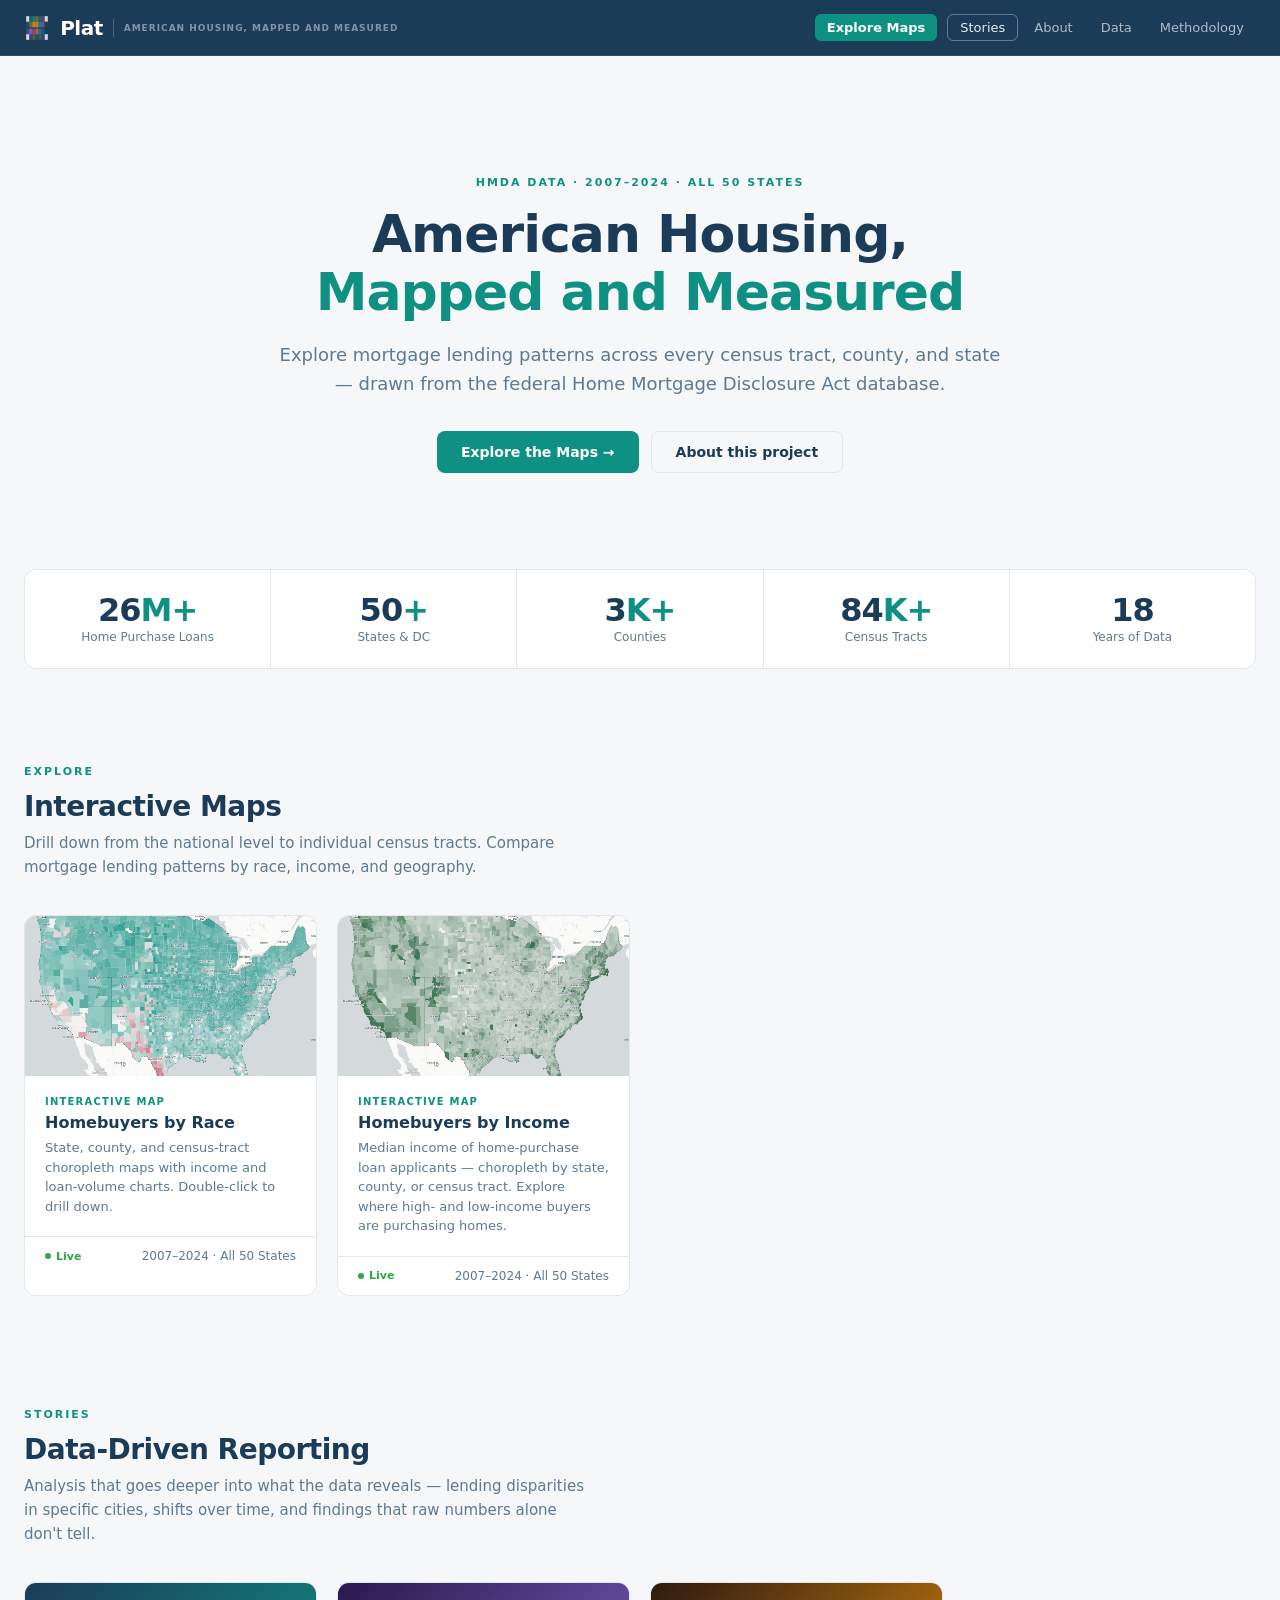
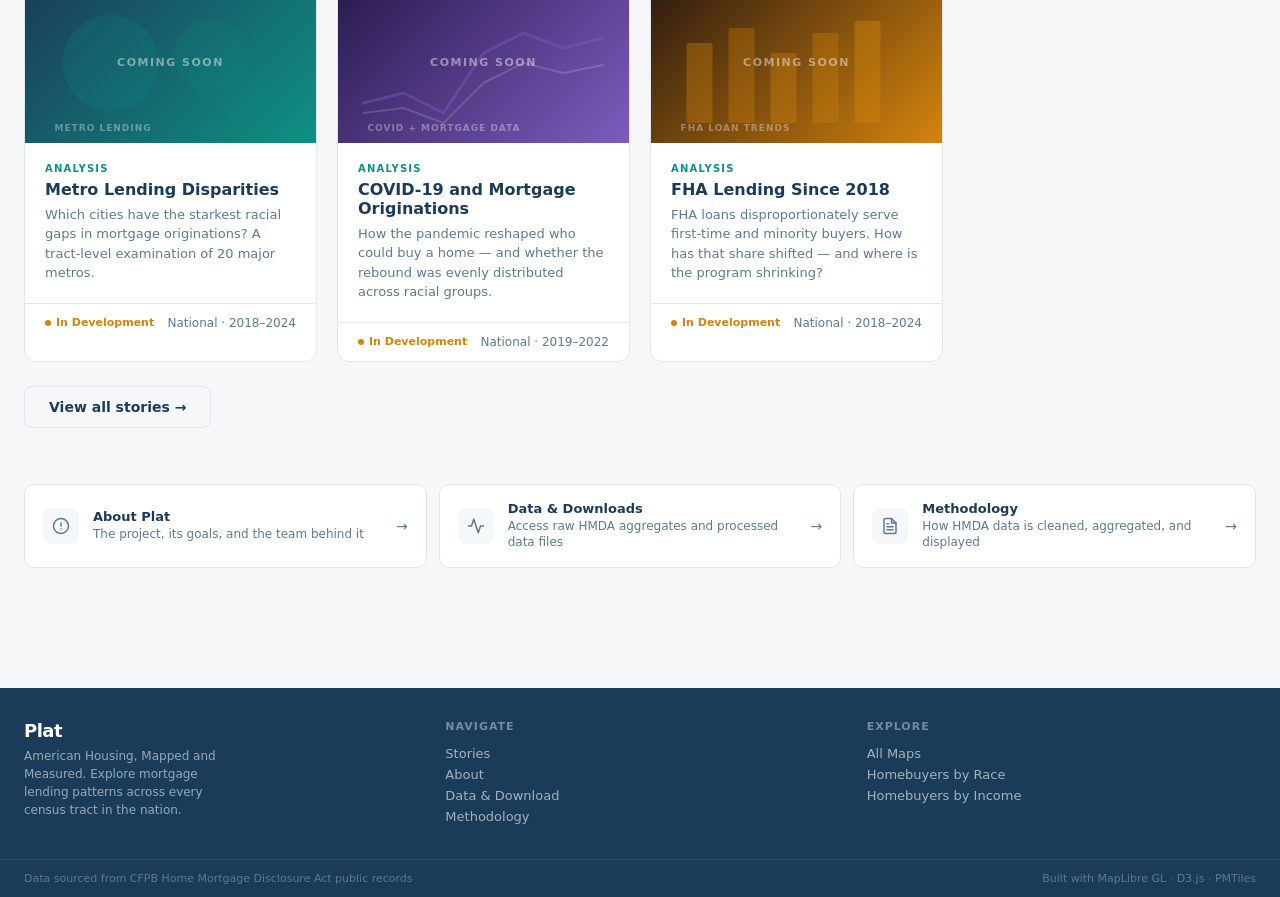
<file: index.html>
<!DOCTYPE html>
<html lang="en">
<head>
  <meta charset="utf-8">
  <title>Plat · American Housing, Mapped and Measured</title>
  <meta name="viewport" content="width=device-width, initial-scale=1">
  <link rel="stylesheet" href="plat.css">
</head>
<body>

  <nav id="plat-nav">
    <div class="nav-inner">
      <a href="index.html" class="nav-logo">
        <img class="nav-logo-icon" src="plat-icon-final.svg" alt="Plat icon">
        <span class="nav-wordmark">Plat</span>
        <div class="nav-divider"></div>
        <span class="nav-tagline">American Housing, Mapped and Measured</span>
      </a>
      <div class="nav-links">
        <a href="explore/index.html" class="nav-cta">Explore Maps</a>
        <a href="stories.html" class="nav-stories">Stories</a>
        <a href="about.html">About</a>
        <a href="data.html">Data</a>
        <a href="methodology.html">Methodology</a>
      </div>
    </div>
  </nav>

  <main class="page-main">

    <!-- Hero -->
    <section class="hero">
      <div class="hero-eyebrow">HMDA Data · 2007–2024 · All 50 States</div>
      <h1>American Housing,<br><em>Mapped and Measured</em></h1>
      <p>Explore mortgage lending patterns across every census tract, county, and state — drawn from the federal Home Mortgage Disclosure Act database.</p>
      <div class="btn-group">
        <a href="explore/index.html" class="btn btn-primary">Explore the Maps →</a>
        <a href="about.html" class="btn btn-outline">About this project</a>
      </div>
    </section>

    <!-- Stats row -->
    <div class="stats-row">
      <div class="stat-cell">
        <div class="stat-val">26<span>M+</span></div>
        <div class="stat-label">Home Purchase Loans</div>
      </div>
      <div class="stat-cell">
        <div class="stat-val">50<span>+</span></div>
        <div class="stat-label">States &amp; DC</div>
      </div>
      <div class="stat-cell">
        <div class="stat-val">3<span>K+</span></div>
        <div class="stat-label">Counties</div>
      </div>
      <div class="stat-cell">
        <div class="stat-val">84<span>K+</span></div>
        <div class="stat-label">Census Tracts</div>
      </div>
      <div class="stat-cell">
        <div class="stat-val">18</div>
        <div class="stat-label">Years of Data</div>
      </div>
    </div>

    <!-- Explore section -->
    <section class="section">
      <div class="section-label">Explore</div>
      <h2>Interactive Maps</h2>
      <p class="section-sub">Drill down from the national level to individual census tracts. Compare mortgage lending patterns by race, income, and geography.</p>

      <div class="card-grid">

        <a href="explore/national.html" class="card">
          <div class="card-thumb card-thumb-map">
            <img src="explore/img/thumb-race.jpg" alt="Homebuyers by Race — national choropleth map" style="width:100%;height:100%;object-fit:cover;display:block;">
          </div>
          <div class="card-body">
            <div class="card-tag">Interactive Map</div>
            <h3>Homebuyers by Race</h3>
            <p>State, county, and census-tract choropleth maps with income and loan-volume charts. Double-click to drill down.</p>
          </div>
          <div class="card-footer">
            <span class="card-status status-live">
              <span class="status-dot"></span>Live
            </span>
            <span>2007–2024 · All 50 States</span>
          </div>
        </a>

        <a href="explore/income.html" class="card">
          <div class="card-thumb card-thumb-map">
            <img src="explore/img/thumb-income.jpg" alt="Homebuyers by Income — national choropleth map" style="width:100%;height:100%;object-fit:cover;display:block;">
          </div>
          <div class="card-body">
            <div class="card-tag">Interactive Map</div>
            <h3>Homebuyers by Income</h3>
            <p>Median income of home-purchase loan applicants — choropleth by state, county, or census tract. Explore where high- and low-income buyers are purchasing homes.</p>
          </div>
          <div class="card-footer">
            <span class="card-status status-live">
              <span class="status-dot"></span>Live
            </span>
            <span>2007–2024 · All 50 States</span>
          </div>
        </a>

      </div>
    </section>

    <!-- Stories section -->
    <section class="section">
      <div class="section-label">Stories</div>
      <h2>Data-Driven Reporting</h2>
      <p class="section-sub">Analysis that goes deeper into what the data reveals — lending disparities in specific cities, shifts over time, and findings that raw numbers alone don't tell.</p>

      <div class="card-grid">

        <div class="card">
          <div class="card-thumb" style="background: linear-gradient(135deg, #1B3C59 0%, #0E9183 100%); display:flex; align-items:center; justify-content:center;">
            <svg viewBox="0 0 280 160" xmlns="http://www.w3.org/2000/svg" style="width:100%;height:100%;position:absolute;inset:0">
              <rect width="280" height="160" fill="none"/>
              <circle cx="80"  cy="80" r="48" fill="rgba(14,145,131,0.18)"/>
              <circle cx="180" cy="72" r="36" fill="rgba(14,145,131,0.12)"/>
              <circle cx="210" cy="110" r="28" fill="rgba(14,145,131,0.09)"/>
              <text x="24" y="148" font-family="system-ui" font-size="9" font-weight="600" fill="rgba(255,255,255,0.35)" letter-spacing="1">METRO LENDING</text>
            </svg>
            <span style="position:relative;font-family:system-ui;font-size:11px;font-weight:600;color:rgba(255,255,255,0.45);letter-spacing:1.5px;text-transform:uppercase;">Coming Soon</span>
          </div>
          <div class="card-body">
            <div class="card-tag">Analysis</div>
            <h3>Metro Lending Disparities</h3>
            <p>Which cities have the starkest racial gaps in mortgage originations? A tract-level examination of 20 major metros.</p>
          </div>
          <div class="card-footer">
            <span class="card-status status-soon"><span class="status-dot"></span>In Development</span>
            <span>National · 2018–2024</span>
          </div>
        </div>

        <div class="card">
          <div class="card-thumb" style="background: linear-gradient(135deg, #2a1a4e 0%, #7C5CBF 100%); display:flex; align-items:center; justify-content:center;">
            <svg viewBox="0 0 280 160" xmlns="http://www.w3.org/2000/svg" style="width:100%;height:100%;position:absolute;inset:0">
              <rect width="280" height="160" fill="none"/>
              <!-- Rough line chart suggesting a drop and recovery -->
              <polyline points="20,120 60,110 100,130 140,70 180,50 220,65 260,55" fill="none" stroke="rgba(124,92,191,0.4)" stroke-width="3" stroke-linecap="round" stroke-linejoin="round"/>
              <polyline points="20,130 60,125 100,140 140,100 180,80 220,90 260,82" fill="none" stroke="rgba(255,255,255,0.15)" stroke-width="2" stroke-linecap="round" stroke-linejoin="round"/>
              <text x="24" y="148" font-family="system-ui" font-size="9" font-weight="600" fill="rgba(255,255,255,0.35)" letter-spacing="1">COVID + MORTGAGE DATA</text>
            </svg>
            <span style="position:relative;font-family:system-ui;font-size:11px;font-weight:600;color:rgba(255,255,255,0.45);letter-spacing:1.5px;text-transform:uppercase;">Coming Soon</span>
          </div>
          <div class="card-body">
            <div class="card-tag">Analysis</div>
            <h3>COVID-19 and Mortgage Originations</h3>
            <p>How the pandemic reshaped who could buy a home — and whether the rebound was evenly distributed across racial groups.</p>
          </div>
          <div class="card-footer">
            <span class="card-status status-soon"><span class="status-dot"></span>In Development</span>
            <span>National · 2019–2022</span>
          </div>
        </div>

        <div class="card">
          <div class="card-thumb" style="background: linear-gradient(135deg, #2d1a10 0%, #D4840C 100%); display:flex; align-items:center; justify-content:center;">
            <svg viewBox="0 0 280 160" xmlns="http://www.w3.org/2000/svg" style="width:100%;height:100%;position:absolute;inset:0">
              <rect width="280" height="160" fill="none"/>
              <!-- Bar chart suggesting FHA share data -->
              <rect x="30"  y="60" width="26" height="80" fill="rgba(212,132,12,0.35)" rx="2"/>
              <rect x="72"  y="45" width="26" height="95" fill="rgba(212,132,12,0.30)" rx="2"/>
              <rect x="114" y="70" width="26" height="70" fill="rgba(212,132,12,0.35)" rx="2"/>
              <rect x="156" y="50" width="26" height="90" fill="rgba(212,132,12,0.30)" rx="2"/>
              <rect x="198" y="38" width="26" height="102" fill="rgba(212,132,12,0.40)" rx="2"/>
              <text x="24" y="148" font-family="system-ui" font-size="9" font-weight="600" fill="rgba(255,255,255,0.35)" letter-spacing="1">FHA LOAN TRENDS</text>
            </svg>
            <span style="position:relative;font-family:system-ui;font-size:11px;font-weight:600;color:rgba(255,255,255,0.45);letter-spacing:1.5px;text-transform:uppercase;">Coming Soon</span>
          </div>
          <div class="card-body">
            <div class="card-tag">Analysis</div>
            <h3>FHA Lending Since 2018</h3>
            <p>FHA loans disproportionately serve first-time and minority buyers. How has that share shifted — and where is the program shrinking?</p>
          </div>
          <div class="card-footer">
            <span class="card-status status-soon"><span class="status-dot"></span>In Development</span>
            <span>National · 2018–2024</span>
          </div>
        </div>

      </div>

      <div style="margin-top:24px">
        <a href="stories.html" class="btn btn-outline">View all stories →</a>
      </div>
    </section>

    <!-- Secondary resources -->
    <section class="section resource-strip">
      <div class="resource-strip-grid">
        <a href="about.html" class="resource-item">
          <div class="resource-icon">
            <svg viewBox="0 0 24 24" fill="none" stroke="currentColor" stroke-width="2" stroke-linecap="round" stroke-linejoin="round" width="18" height="18"><circle cx="12" cy="12" r="10"/><line x1="12" y1="8" x2="12" y2="12"/><line x1="12" y1="16" x2="12.01" y2="16"/></svg>
          </div>
          <div>
            <div class="resource-title">About Plat</div>
            <div class="resource-desc">The project, its goals, and the team behind it</div>
          </div>
          <span class="resource-arrow">→</span>
        </a>
        <a href="data.html" class="resource-item">
          <div class="resource-icon">
            <svg viewBox="0 0 24 24" fill="none" stroke="currentColor" stroke-width="2" stroke-linecap="round" stroke-linejoin="round" width="18" height="18"><polyline points="22 12 18 12 15 21 9 3 6 12 2 12"/></svg>
          </div>
          <div>
            <div class="resource-title">Data &amp; Downloads</div>
            <div class="resource-desc">Access raw HMDA aggregates and processed data files</div>
          </div>
          <span class="resource-arrow">→</span>
        </a>
        <a href="methodology.html" class="resource-item">
          <div class="resource-icon">
            <svg viewBox="0 0 24 24" fill="none" stroke="currentColor" stroke-width="2" stroke-linecap="round" stroke-linejoin="round" width="18" height="18"><path d="M14 2H6a2 2 0 0 0-2 2v16a2 2 0 0 0 2 2h12a2 2 0 0 0 2-2V8z"/><polyline points="14 2 14 8 20 8"/><line x1="16" y1="13" x2="8" y2="13"/><line x1="16" y1="17" x2="8" y2="17"/><polyline points="10 9 9 9 8 9"/></svg>
          </div>
          <div>
            <div class="resource-title">Methodology</div>
            <div class="resource-desc">How HMDA data is cleaned, aggregated, and displayed</div>
          </div>
          <span class="resource-arrow">→</span>
        </a>
      </div>
    </section>

  </main>

  <footer id="plat-footer">
    <div class="footer-inner">
      <div class="footer-brand">
        <div class="footer-wordmark">Plat</div>
        <p>American Housing, Mapped and Measured. Explore mortgage lending patterns across every census tract in the nation.</p>
      </div>
      <div class="footer-col">
        <h4>Navigate</h4>
        <a href="stories.html">Stories</a>
        <a href="about.html">About</a>
        <a href="data.html">Data &amp; Download</a>
        <a href="methodology.html">Methodology</a>
      </div>
      <div class="footer-col">
        <h4>Explore</h4>
        <a href="explore/index.html">All Maps</a>
        <a href="explore/national.html">Homebuyers by Race</a>
        <a href="explore/income.html">Homebuyers by Income</a>
      </div>
    </div>
    <div class="footer-bottom">
      <span>Data sourced from CFPB Home Mortgage Disclosure Act public records</span>
      <span>Built with MapLibre GL · D3.js · PMTiles</span>
    </div>
  </footer>

</body>
</html>
</file>
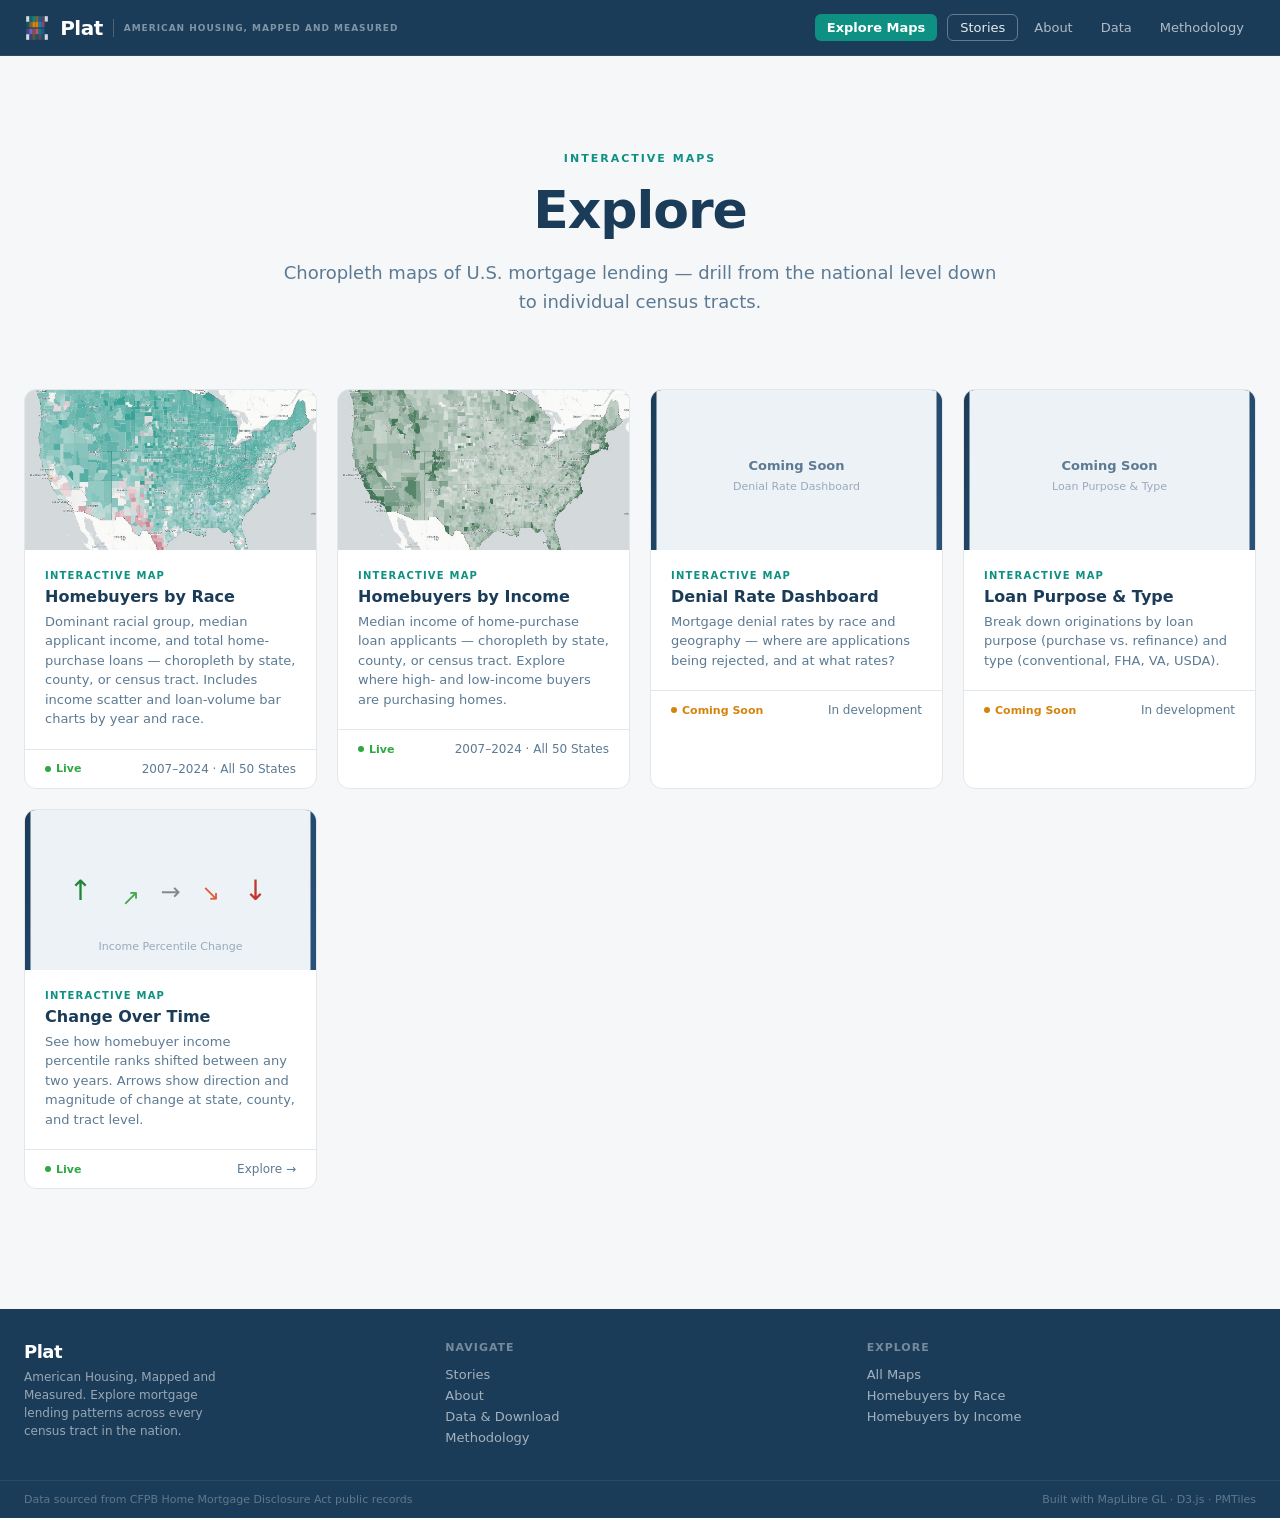
<file: explore/index.html>
<!DOCTYPE html>
<html lang="en">
<head>
  <meta charset="utf-8">
  <title>Explore Maps · Plat</title>
  <meta name="viewport" content="width=device-width, initial-scale=1">
  <link rel="stylesheet" href="../plat.css">
</head>
<body>

  <nav id="plat-nav">
    <div class="nav-inner">
      <a href="../index.html" class="nav-logo">
        <img class="nav-logo-icon" src="../plat-icon-final.svg" alt="Plat icon">
        <span class="nav-wordmark">Plat</span>
        <div class="nav-divider"></div>
        <span class="nav-tagline">American Housing, Mapped and Measured</span>
      </a>
      <div class="nav-links">
        <a href="index.html" class="nav-cta">Explore Maps</a>
        <a href="../stories.html" class="nav-stories">Stories</a>
        <a href="../about.html">About</a>
        <a href="../data.html">Data</a>
        <a href="../methodology.html">Methodology</a>
      </div>
    </div>
  </nav>

  <main class="page-main">

    <div class="hero" style="padding: 48px 24px 40px">
      <div class="hero-eyebrow">Interactive Maps</div>
      <h1>Explore</h1>
      <p>Choropleth maps of U.S. mortgage lending — drill from the national level down to individual census tracts.</p>
    </div>

    <section class="section" style="padding-top: 0">

      <div class="card-grid">

        <a href="national.html" class="card">
          <div class="card-thumb card-thumb-map">
            <img src="img/thumb-race.jpg" alt="Homebuyers by Race — national choropleth map" style="width:100%;height:100%;object-fit:cover;display:block;">
          </div>
          <div class="card-body">
            <div class="card-tag">Interactive Map</div>
            <h3>Homebuyers by Race</h3>
            <p>Dominant racial group, median applicant income, and total home-purchase loans — choropleth by state, county, or census tract. Includes income scatter and loan-volume bar charts by year and race.</p>
          </div>
          <div class="card-footer">
            <span class="card-status status-live">
              <span class="status-dot"></span>Live
            </span>
            <span>2007–2024 · All 50 States</span>
          </div>
        </a>

        <a href="income.html" class="card">
          <div class="card-thumb card-thumb-map">
            <img src="img/thumb-income.jpg" alt="Homebuyers by Income — national choropleth map" style="width:100%;height:100%;object-fit:cover;display:block;">
          </div>
          <div class="card-body">
            <div class="card-tag">Interactive Map</div>
            <h3>Homebuyers by Income</h3>
            <p>Median income of home-purchase loan applicants — choropleth by state, county, or census tract. Explore where high- and low-income buyers are purchasing homes.</p>
          </div>
          <div class="card-footer">
            <span class="card-status status-live">
              <span class="status-dot"></span>Live
            </span>
            <span>2007–2024 · All 50 States</span>
          </div>
        </a>

        <div class="card">
          <div class="card-thumb">
            <svg viewBox="0 0 280 160" xmlns="http://www.w3.org/2000/svg" style="width:100%;height:100%">
              <rect width="280" height="160" fill="#edf2f7"/>
              <text x="140" y="80" font-family="system-ui,sans-serif" font-size="13" font-weight="600" fill="#5C7A93" text-anchor="middle">Coming Soon</text>
              <text x="140" y="100" font-family="system-ui,sans-serif" font-size="11" fill="#9ab" text-anchor="middle">Denial Rate Dashboard</text>
            </svg>
          </div>
          <div class="card-body">
            <div class="card-tag">Interactive Map</div>
            <h3>Denial Rate Dashboard</h3>
            <p>Mortgage denial rates by race and geography — where are applications being rejected, and at what rates?</p>
          </div>
          <div class="card-footer">
            <span class="card-status status-soon">
              <span class="status-dot"></span>Coming Soon
            </span>
            <span>In development</span>
          </div>
        </div>

        <div class="card">
          <div class="card-thumb">
            <svg viewBox="0 0 280 160" xmlns="http://www.w3.org/2000/svg" style="width:100%;height:100%">
              <rect width="280" height="160" fill="#edf2f7"/>
              <text x="140" y="80" font-family="system-ui,sans-serif" font-size="13" font-weight="600" fill="#5C7A93" text-anchor="middle">Coming Soon</text>
              <text x="140" y="100" font-family="system-ui,sans-serif" font-size="11" fill="#9ab" text-anchor="middle">Loan Purpose &amp; Type</text>
            </svg>
          </div>
          <div class="card-body">
            <div class="card-tag">Interactive Map</div>
            <h3>Loan Purpose &amp; Type</h3>
            <p>Break down originations by loan purpose (purchase vs. refinance) and type (conventional, FHA, VA, USDA).</p>
          </div>
          <div class="card-footer">
            <span class="card-status status-soon">
              <span class="status-dot"></span>Coming Soon
            </span>
            <span>In development</span>
          </div>
        </div>

        <a href="changes.html" class="card" style="text-decoration:none;color:inherit">
          <div class="card-thumb">
            <svg viewBox="0 0 280 160" xmlns="http://www.w3.org/2000/svg" style="width:100%;height:100%">
              <rect width="280" height="160" fill="#edf2f7"/>
              <!-- Sample arrows indicating income rank change -->
              <text x="50"  y="90" font-size="28" text-anchor="middle" fill="#22863a">↑</text>
              <text x="100" y="95" font-size="22" text-anchor="middle" fill="#44a850">↗</text>
              <text x="140" y="90" font-size="24" text-anchor="middle" fill="#888">→</text>
              <text x="180" y="90" font-size="22" text-anchor="middle" fill="#e05c3a">↘</text>
              <text x="225" y="90" font-size="28" text-anchor="middle" fill="#c0392b">↓</text>
              <text x="140" y="140" font-family="system-ui,sans-serif" font-size="11" fill="#9ab" text-anchor="middle">Income Percentile Change</text>
            </svg>
          </div>
          <div class="card-body">
            <div class="card-tag">Interactive Map</div>
            <h3>Change Over Time</h3>
            <p>See how homebuyer income percentile ranks shifted between any two years. Arrows show direction and magnitude of change at state, county, and tract level.</p>
          </div>
          <div class="card-footer">
            <span class="card-status status-live">
              <span class="status-dot"></span>Live
            </span>
            <span>Explore →</span>
          </div>
        </a>

      </div>
    </section>

  </main>

  <footer id="plat-footer">
    <div class="footer-inner">
      <div class="footer-brand">
        <div class="footer-wordmark">Plat</div>
        <p>American Housing, Mapped and Measured. Explore mortgage lending patterns across every census tract in the nation.</p>
      </div>
      <div class="footer-col">
        <h4>Navigate</h4>
        <a href="../stories.html">Stories</a>
        <a href="../about.html">About</a>
        <a href="../data.html">Data &amp; Download</a>
        <a href="../methodology.html">Methodology</a>
      </div>
      <div class="footer-col">
        <h4>Explore</h4>
        <a href="index.html">All Maps</a>
        <a href="national.html">Homebuyers by Race</a>
        <a href="income.html">Homebuyers by Income</a>
      </div>
    </div>
    <div class="footer-bottom">
      <span>Data sourced from CFPB Home Mortgage Disclosure Act public records</span>
      <span>Built with MapLibre GL · D3.js · PMTiles</span>
    </div>
  </footer>

</body>
</html>
</file>
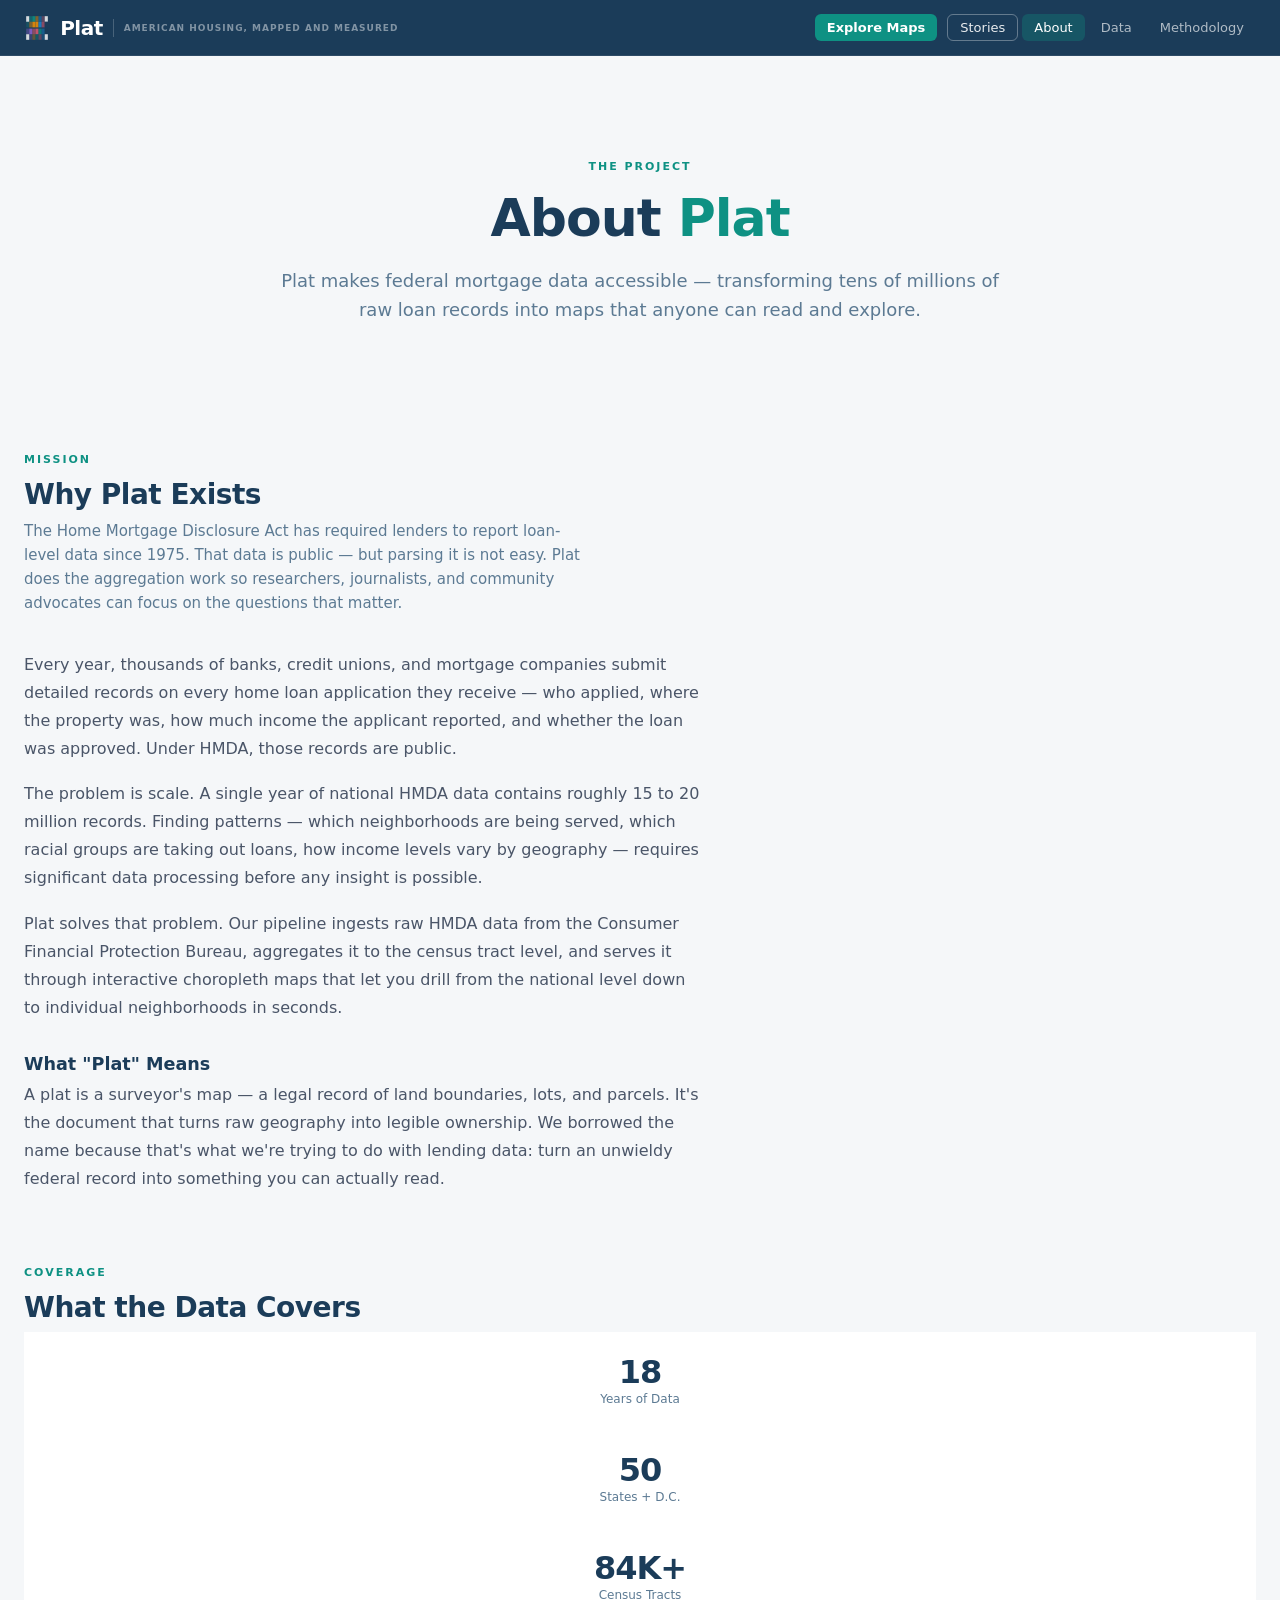
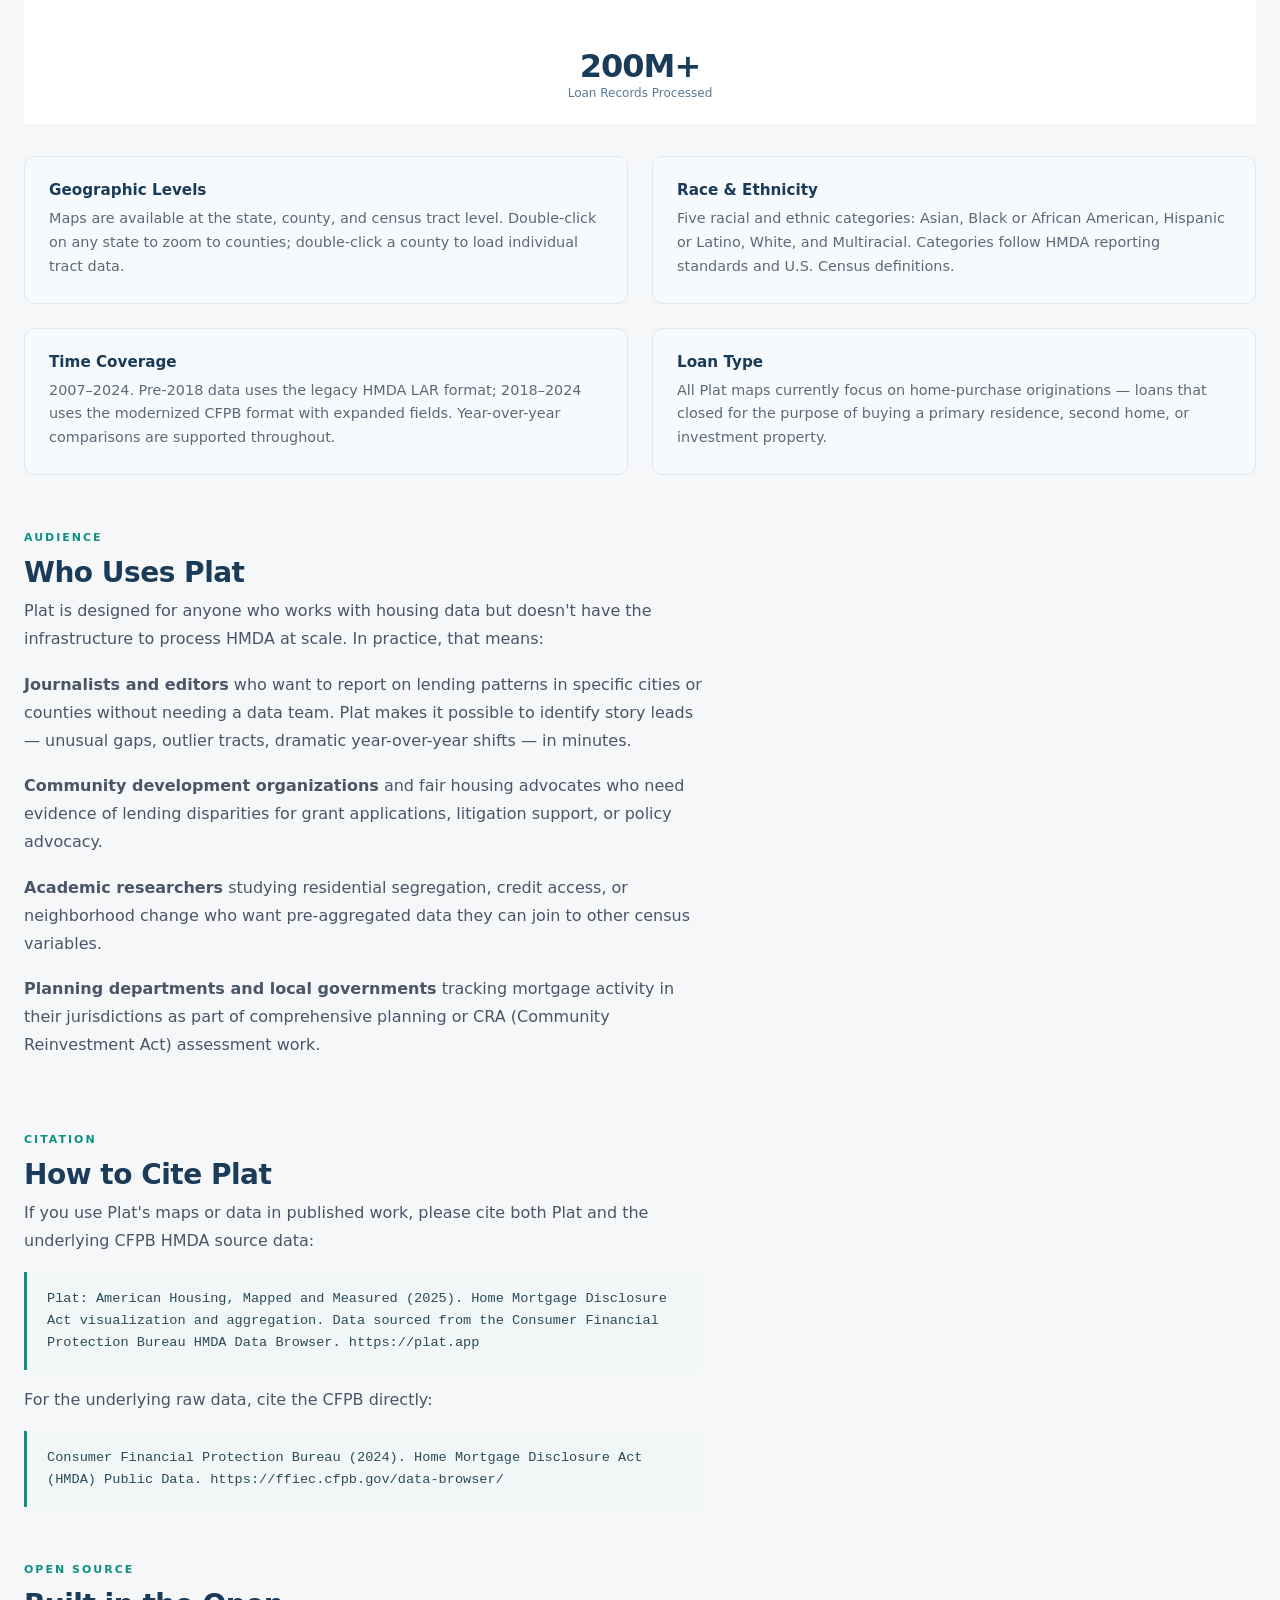
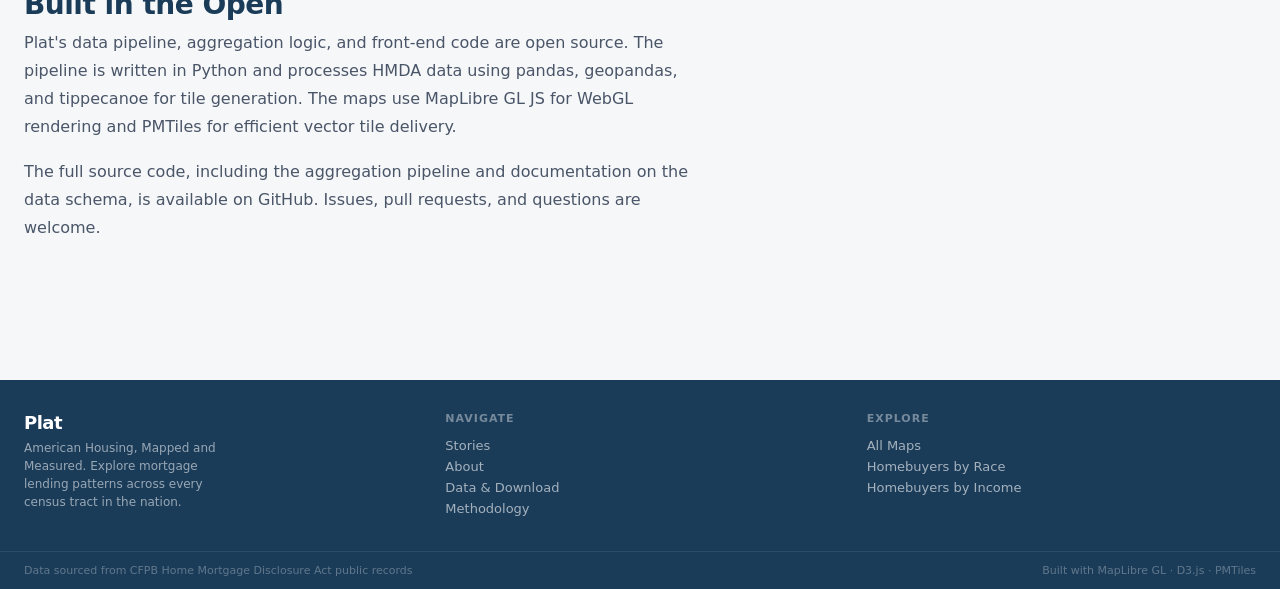
<file: about.html>
<!DOCTYPE html>
<html lang="en">
<head>
  <meta charset="utf-8">
  <title>About · Plat</title>
  <meta name="viewport" content="width=device-width, initial-scale=1">
  <link rel="stylesheet" href="plat.css">
  <style>
    .prose { max-width: 680px; }
    .prose p { color: var(--text-secondary, #4a5568); line-height: 1.75; margin: 0 0 1.1em; font-size: 1.0rem; }
    .prose h3 { color: var(--navy); font-size: 1.1rem; font-weight: 700; margin: 1.8em 0 0.4em; }
    .about-grid { display: grid; grid-template-columns: 1fr 1fr; gap: 24px; margin-top: 28px; }
    @media (max-width: 640px) { .about-grid { grid-template-columns: 1fr; } }
    .about-card { background: #f7fafc; border: 1px solid #e2e8f0; border-radius: 10px; padding: 24px; }
    .about-card h4 { margin: 0 0 8px; color: var(--navy); font-size: 0.95rem; font-weight: 700; }
    .about-card p { margin: 0; color: #5a6a7a; font-size: 0.9rem; line-height: 1.65; }
    .cite-block { background: #f0f7f6; border-left: 3px solid var(--teal); border-radius: 0 8px 8px 0; padding: 16px 20px; margin-top: 16px; font-family: 'Courier New', monospace; font-size: 0.85rem; color: #2d4a5a; line-height: 1.6; }
    .people-row { display: flex; flex-wrap: wrap; gap: 16px; margin-top: 20px; }
    .person-chip { display: flex; align-items: center; gap: 10px; background: #fff; border: 1px solid #e2e8f0; border-radius: 8px; padding: 10px 16px; }
    .person-avatar { width: 36px; height: 36px; border-radius: 50%; background: linear-gradient(135deg, var(--navy) 0%, var(--teal) 100%); display: flex; align-items: center; justify-content: center; color: #fff; font-weight: 700; font-size: 0.85rem; flex-shrink: 0; }
    .person-info { }
    .person-name { font-size: 0.9rem; font-weight: 600; color: var(--navy); }
    .person-role { font-size: 0.8rem; color: #6b7a8d; }
  </style>
</head>
<body>

  <nav id="plat-nav">
    <div class="nav-inner">
      <a href="index.html" class="nav-logo">
        <img class="nav-logo-icon" src="plat-icon-final.svg" alt="Plat icon">
        <span class="nav-wordmark">Plat</span>
        <div class="nav-divider"></div>
        <span class="nav-tagline">American Housing, Mapped and Measured</span>
      </a>
      <div class="nav-links">
        <a href="explore/index.html" class="nav-cta">Explore Maps</a>
        <a href="stories.html" class="nav-stories">Stories</a>
        <a href="about.html" class="active">About</a>
        <a href="data.html">Data</a>
        <a href="methodology.html">Methodology</a>
      </div>
    </div>
  </nav>

  <main class="page-main">

    <section class="hero" style="padding-top: 56px; padding-bottom: 40px">
      <div class="hero-eyebrow">The Project</div>
      <h1>About <em>Plat</em></h1>
      <p>Plat makes federal mortgage data accessible — transforming tens of millions of raw loan records into maps that anyone can read and explore.</p>
    </section>

    <div class="section">
      <div class="section-label">Mission</div>
      <h2>Why Plat Exists</h2>
      <p class="section-sub">The Home Mortgage Disclosure Act has required lenders to report loan-level data since 1975. That data is public — but parsing it is not easy. Plat does the aggregation work so researchers, journalists, and community advocates can focus on the questions that matter.</p>

      <div class="prose">
        <p>Every year, thousands of banks, credit unions, and mortgage companies submit detailed records on every home loan application they receive — who applied, where the property was, how much income the applicant reported, and whether the loan was approved. Under HMDA, those records are public.</p>
        <p>The problem is scale. A single year of national HMDA data contains roughly 15 to 20 million records. Finding patterns — which neighborhoods are being served, which racial groups are taking out loans, how income levels vary by geography — requires significant data processing before any insight is possible.</p>
        <p>Plat solves that problem. Our pipeline ingests raw HMDA data from the Consumer Financial Protection Bureau, aggregates it to the census tract level, and serves it through interactive choropleth maps that let you drill from the national level down to individual neighborhoods in seconds.</p>
        <h3>What "Plat" Means</h3>
        <p>A plat is a surveyor's map — a legal record of land boundaries, lots, and parcels. It's the document that turns raw geography into legible ownership. We borrowed the name because that's what we're trying to do with lending data: turn an unwieldy federal record into something you can actually read.</p>
      </div>
    </div>

    <div class="section" style="padding-top: 0">
      <div class="section-label">Coverage</div>
      <h2>What the Data Covers</h2>

      <div class="stat-row" style="margin-bottom: 32px">
        <div class="stat-cell">
          <div class="stat-val">18</div>
          <div class="stat-label">Years of Data</div>
        </div>
        <div class="stat-cell">
          <div class="stat-val">50</div>
          <div class="stat-label">States + D.C.</div>
        </div>
        <div class="stat-cell">
          <div class="stat-val">84K+</div>
          <div class="stat-label">Census Tracts</div>
        </div>
        <div class="stat-cell">
          <div class="stat-val">200M+</div>
          <div class="stat-label">Loan Records Processed</div>
        </div>
      </div>

      <div class="about-grid">
        <div class="about-card">
          <h4>Geographic Levels</h4>
          <p>Maps are available at the state, county, and census tract level. Double-click on any state to zoom to counties; double-click a county to load individual tract data.</p>
        </div>
        <div class="about-card">
          <h4>Race &amp; Ethnicity</h4>
          <p>Five racial and ethnic categories: Asian, Black or African American, Hispanic or Latino, White, and Multiracial. Categories follow HMDA reporting standards and U.S. Census definitions.</p>
        </div>
        <div class="about-card">
          <h4>Time Coverage</h4>
          <p>2007–2024. Pre-2018 data uses the legacy HMDA LAR format; 2018–2024 uses the modernized CFPB format with expanded fields. Year-over-year comparisons are supported throughout.</p>
        </div>
        <div class="about-card">
          <h4>Loan Type</h4>
          <p>All Plat maps currently focus on home-purchase originations — loans that closed for the purpose of buying a primary residence, second home, or investment property.</p>
        </div>
      </div>
    </div>

    <div class="section" style="padding-top: 0">
      <div class="section-label">Audience</div>
      <h2>Who Uses Plat</h2>
      <div class="prose">
        <p>Plat is designed for anyone who works with housing data but doesn't have the infrastructure to process HMDA at scale. In practice, that means:</p>
        <p><strong>Journalists and editors</strong> who want to report on lending patterns in specific cities or counties without needing a data team. Plat makes it possible to identify story leads — unusual gaps, outlier tracts, dramatic year-over-year shifts — in minutes.</p>
        <p><strong>Community development organizations</strong> and fair housing advocates who need evidence of lending disparities for grant applications, litigation support, or policy advocacy.</p>
        <p><strong>Academic researchers</strong> studying residential segregation, credit access, or neighborhood change who want pre-aggregated data they can join to other census variables.</p>
        <p><strong>Planning departments and local governments</strong> tracking mortgage activity in their jurisdictions as part of comprehensive planning or CRA (Community Reinvestment Act) assessment work.</p>
      </div>
    </div>

    <div class="section" style="padding-top: 0">
      <div class="section-label">Citation</div>
      <h2>How to Cite Plat</h2>
      <div class="prose">
        <p>If you use Plat's maps or data in published work, please cite both Plat and the underlying CFPB HMDA source data:</p>
        <div class="cite-block">Plat: American Housing, Mapped and Measured (2025). Home Mortgage Disclosure Act visualization and aggregation. Data sourced from the Consumer Financial Protection Bureau HMDA Data Browser. https://plat.app</div>
        <p style="margin-top: 16px">For the underlying raw data, cite the CFPB directly:</p>
        <div class="cite-block">Consumer Financial Protection Bureau (2024). Home Mortgage Disclosure Act (HMDA) Public Data. https://ffiec.cfpb.gov/data-browser/</div>
      </div>
    </div>

    <div class="section" style="padding-top: 0">
      <div class="section-label">Open Source</div>
      <h2>Built in the Open</h2>
      <div class="prose">
        <p>Plat's data pipeline, aggregation logic, and front-end code are open source. The pipeline is written in Python and processes HMDA data using pandas, geopandas, and tippecanoe for tile generation. The maps use MapLibre GL JS for WebGL rendering and PMTiles for efficient vector tile delivery.</p>
        <p>The full source code, including the aggregation pipeline and documentation on the data schema, is available on GitHub. Issues, pull requests, and questions are welcome.</p>
      </div>
    </div>

  </main>

  <footer id="plat-footer">
    <div class="footer-inner">
      <div class="footer-brand">
        <div class="footer-wordmark">Plat</div>
        <p>American Housing, Mapped and Measured. Explore mortgage lending patterns across every census tract in the nation.</p>
      </div>
      <div class="footer-col">
        <h4>Navigate</h4>
        <a href="stories.html">Stories</a>
        <a href="about.html">About</a>
        <a href="data.html">Data &amp; Download</a>
        <a href="methodology.html">Methodology</a>
      </div>
      <div class="footer-col">
        <h4>Explore</h4>
        <a href="explore/index.html">All Maps</a>
        <a href="explore/national.html">Homebuyers by Race</a>
        <a href="explore/income.html">Homebuyers by Income</a>
      </div>
    </div>
    <div class="footer-bottom">
      <span>Data sourced from CFPB Home Mortgage Disclosure Act public records</span>
      <span>Built with MapLibre GL · D3.js · PMTiles</span>
    </div>
  </footer>

</body>
</html>
</file>
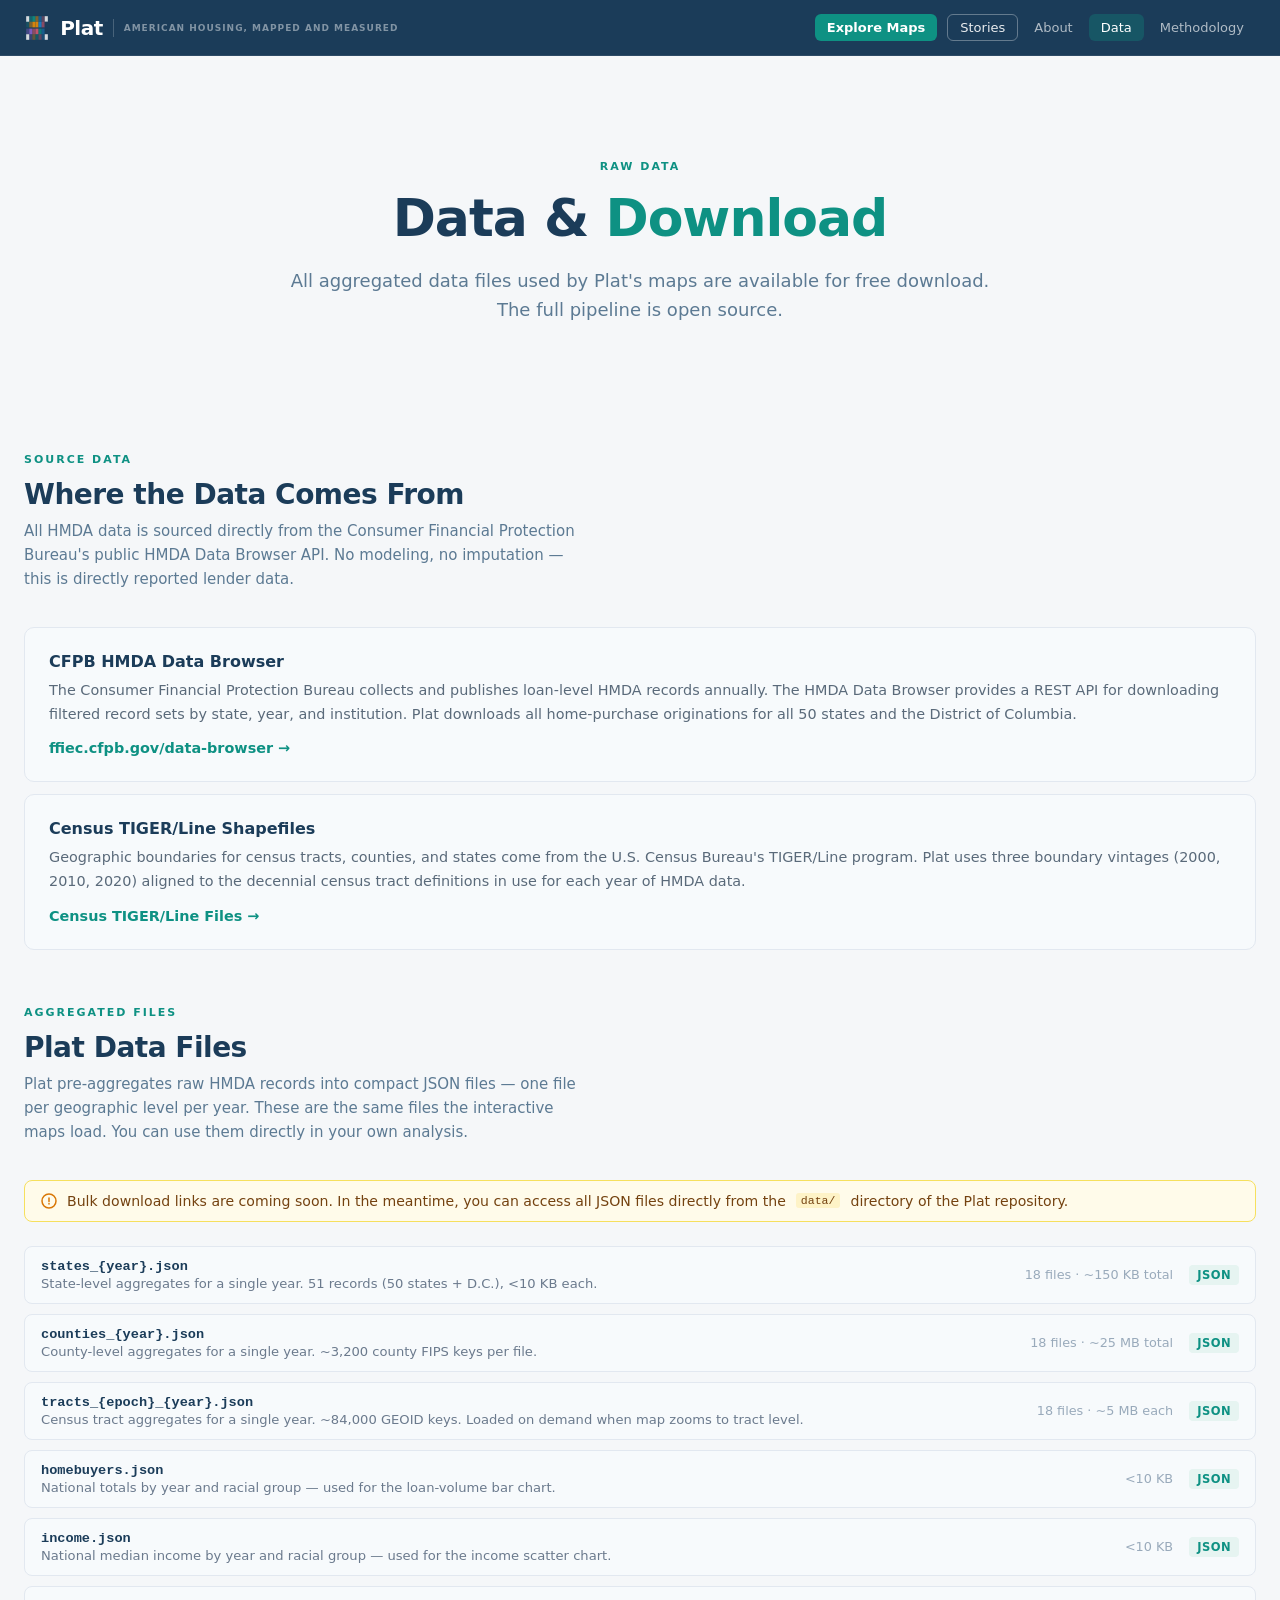
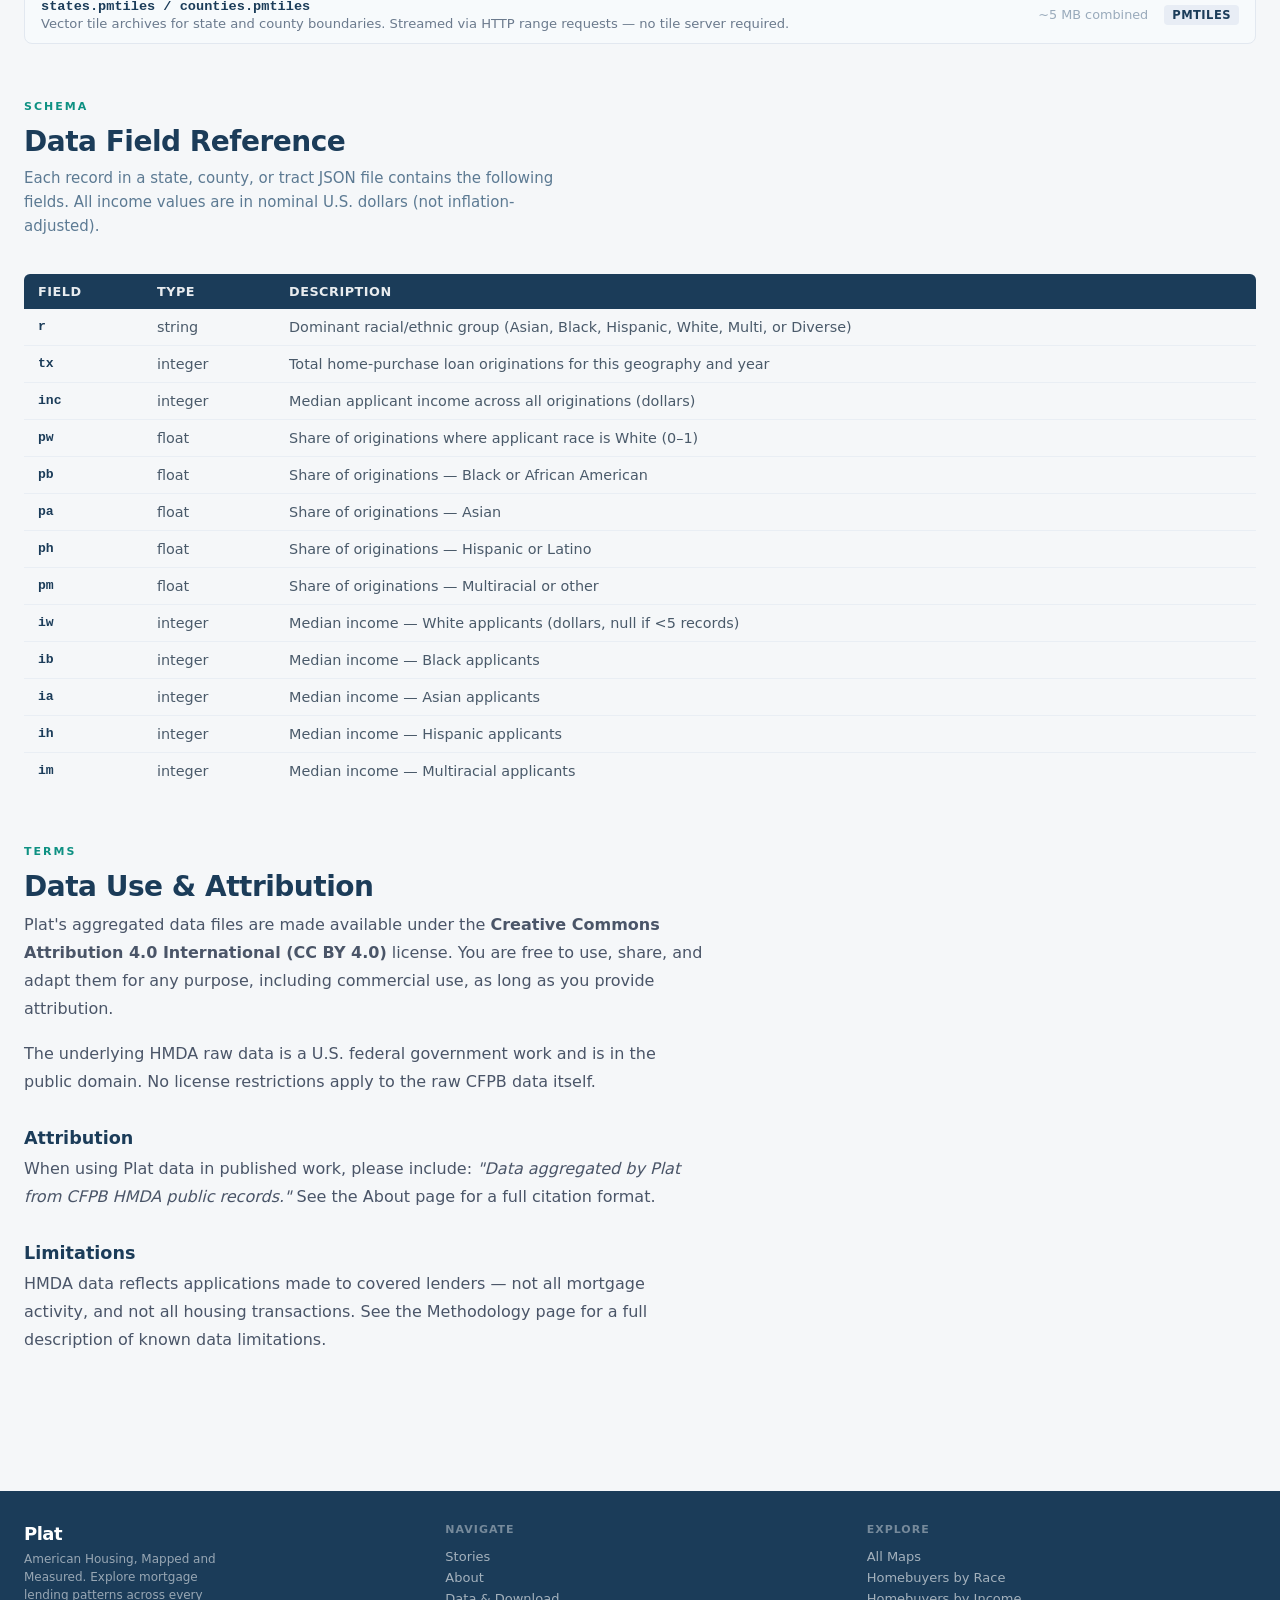
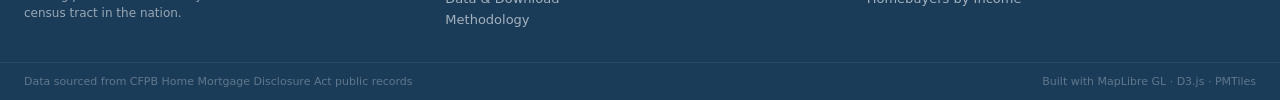
<file: data.html>
<!DOCTYPE html>
<html lang="en">
<head>
  <meta charset="utf-8">
  <title>Data & Download · Plat</title>
  <meta name="viewport" content="width=device-width, initial-scale=1">
  <link rel="stylesheet" href="plat.css">
  <style>
    .prose { max-width: 680px; }
    .prose p { color: var(--text-secondary, #4a5568); line-height: 1.75; margin: 0 0 1.1em; font-size: 1.0rem; }
    .prose h3 { color: var(--navy); font-size: 1.1rem; font-weight: 700; margin: 1.8em 0 0.4em; }
    .data-table { width: 100%; border-collapse: collapse; margin-top: 20px; font-size: 0.9rem; }
    .data-table th { text-align: left; padding: 10px 14px; background: var(--navy); color: rgba(255,255,255,0.9); font-weight: 600; font-size: 0.8rem; letter-spacing: 0.04em; text-transform: uppercase; }
    .data-table th:first-child { border-radius: 6px 0 0 0; }
    .data-table th:last-child { border-radius: 0 6px 0 0; }
    .data-table td { padding: 10px 14px; border-bottom: 1px solid #e9eef4; color: #4a5a6a; vertical-align: top; }
    .data-table tr:last-child td { border-bottom: none; }
    .data-table tr:hover td { background: #f7fafc; }
    .data-table td:first-child { font-family: 'Courier New', monospace; font-size: 0.82rem; color: #1B3C59; font-weight: 600; white-space: nowrap; }
    .file-list { list-style: none; margin: 20px 0 0; padding: 0; display: flex; flex-direction: column; gap: 10px; }
    .file-list li { display: flex; align-items: center; justify-content: space-between; background: #f7fafc; border: 1px solid #e2e8f0; border-radius: 8px; padding: 12px 16px; gap: 16px; }
    .file-info { flex: 1; }
    .file-name { font-family: 'Courier New', monospace; font-size: 0.85rem; font-weight: 600; color: #1B3C59; }
    .file-desc { font-size: 0.82rem; color: #6b7a8d; margin-top: 2px; }
    .file-size { font-size: 0.8rem; color: #9ab; white-space: nowrap; }
    .file-badge { font-size: 0.72rem; font-weight: 600; letter-spacing: 0.04em; text-transform: uppercase; padding: 3px 8px; border-radius: 4px; white-space: nowrap; }
    .badge-json { background: #e6f4f1; color: #0E9183; }
    .badge-csv { background: #e8f4e8; color: #2e7d32; }
    .badge-pmtiles { background: #e8edf5; color: #1B3C59; }
    .source-card { background: #f7fafc; border: 1px solid #e2e8f0; border-radius: 10px; padding: 24px; margin-top: 20px; }
    .source-card h4 { margin: 0 0 8px; color: var(--navy); font-size: 1rem; font-weight: 700; }
    .source-card p { margin: 0 0 12px; color: #5a6a7a; font-size: 0.9rem; line-height: 1.65; }
    .source-card a { color: var(--teal); font-weight: 600; text-decoration: none; font-size: 0.9rem; }
    .source-card a:hover { text-decoration: underline; }
    .schema-grid { display: grid; grid-template-columns: 1fr 1fr; gap: 20px; margin-top: 20px; }
    @media (max-width: 640px) { .schema-grid { grid-template-columns: 1fr; } }
    .coming-note { display: flex; align-items: center; gap: 10px; background: #fffbea; border: 1px solid #f6e05e; border-radius: 8px; padding: 12px 16px; font-size: 0.88rem; color: #744210; margin-top: 16px; }
    .coming-note svg { flex-shrink: 0; }
  </style>
</head>
<body>

  <nav id="plat-nav">
    <div class="nav-inner">
      <a href="index.html" class="nav-logo">
        <img class="nav-logo-icon" src="plat-icon-final.svg" alt="Plat icon">
        <span class="nav-wordmark">Plat</span>
        <div class="nav-divider"></div>
        <span class="nav-tagline">American Housing, Mapped and Measured</span>
      </a>
      <div class="nav-links">
        <a href="explore/index.html" class="nav-cta">Explore Maps</a>
        <a href="stories.html" class="nav-stories">Stories</a>
        <a href="about.html">About</a>
        <a href="data.html" class="active">Data</a>
        <a href="methodology.html">Methodology</a>
      </div>
    </div>
  </nav>

  <main class="page-main">

    <section class="hero" style="padding-top: 56px; padding-bottom: 40px">
      <div class="hero-eyebrow">Raw Data</div>
      <h1>Data &amp; <em>Download</em></h1>
      <p>All aggregated data files used by Plat's maps are available for free download. The full pipeline is open source.</p>
    </section>

    <div class="section">
      <div class="section-label">Source Data</div>
      <h2>Where the Data Comes From</h2>
      <p class="section-sub">All HMDA data is sourced directly from the Consumer Financial Protection Bureau's public HMDA Data Browser API. No modeling, no imputation — this is directly reported lender data.</p>

      <div class="source-card">
        <h4>CFPB HMDA Data Browser</h4>
        <p>The Consumer Financial Protection Bureau collects and publishes loan-level HMDA records annually. The HMDA Data Browser provides a REST API for downloading filtered record sets by state, year, and institution. Plat downloads all home-purchase originations for all 50 states and the District of Columbia.</p>
        <a href="https://ffiec.cfpb.gov/data-browser/" target="_blank" rel="noopener">ffiec.cfpb.gov/data-browser →</a>
      </div>

      <div class="source-card" style="margin-top: 12px">
        <h4>Census TIGER/Line Shapefiles</h4>
        <p>Geographic boundaries for census tracts, counties, and states come from the U.S. Census Bureau's TIGER/Line program. Plat uses three boundary vintages (2000, 2010, 2020) aligned to the decennial census tract definitions in use for each year of HMDA data.</p>
        <a href="https://www.census.gov/geographies/mapping-files/time-series/geo/tiger-line-file.html" target="_blank" rel="noopener">Census TIGER/Line Files →</a>
      </div>
    </div>

    <div class="section" style="padding-top: 0">
      <div class="section-label">Aggregated Files</div>
      <h2>Plat Data Files</h2>
      <p class="section-sub">Plat pre-aggregates raw HMDA records into compact JSON files — one file per geographic level per year. These are the same files the interactive maps load. You can use them directly in your own analysis.</p>

      <div class="coming-note">
        <svg width="16" height="16" viewBox="0 0 16 16" fill="none"><circle cx="8" cy="8" r="7" stroke="#d97706" stroke-width="1.5"/><path d="M8 5v3.5M8 10.5v.5" stroke="#d97706" stroke-width="1.5" stroke-linecap="round"/></svg>
        Bulk download links are coming soon. In the meantime, you can access all JSON files directly from the <code style="font-size:0.82em;background:#fef3c7;padding:1px 5px;border-radius:3px;">data/</code> directory of the Plat repository.
      </div>

      <ul class="file-list" style="margin-top: 24px">
        <li>
          <div class="file-info">
            <div class="file-name">states_{year}.json</div>
            <div class="file-desc">State-level aggregates for a single year. 51 records (50 states + D.C.), &lt;10 KB each.</div>
          </div>
          <span class="file-size">18 files · ~150 KB total</span>
          <span class="file-badge badge-json">JSON</span>
        </li>
        <li>
          <div class="file-info">
            <div class="file-name">counties_{year}.json</div>
            <div class="file-desc">County-level aggregates for a single year. ~3,200 county FIPS keys per file.</div>
          </div>
          <span class="file-size">18 files · ~25 MB total</span>
          <span class="file-badge badge-json">JSON</span>
        </li>
        <li>
          <div class="file-info">
            <div class="file-name">tracts_{epoch}_{year}.json</div>
            <div class="file-desc">Census tract aggregates for a single year. ~84,000 GEOID keys. Loaded on demand when map zooms to tract level.</div>
          </div>
          <span class="file-size">18 files · ~5 MB each</span>
          <span class="file-badge badge-json">JSON</span>
        </li>
        <li>
          <div class="file-info">
            <div class="file-name">homebuyers.json</div>
            <div class="file-desc">National totals by year and racial group — used for the loan-volume bar chart.</div>
          </div>
          <span class="file-size">&lt;10 KB</span>
          <span class="file-badge badge-json">JSON</span>
        </li>
        <li>
          <div class="file-info">
            <div class="file-name">income.json</div>
            <div class="file-desc">National median income by year and racial group — used for the income scatter chart.</div>
          </div>
          <span class="file-size">&lt;10 KB</span>
          <span class="file-badge badge-json">JSON</span>
        </li>
        <li>
          <div class="file-info">
            <div class="file-name">states.pmtiles / counties.pmtiles</div>
            <div class="file-desc">Vector tile archives for state and county boundaries. Streamed via HTTP range requests — no tile server required.</div>
          </div>
          <span class="file-size">~5 MB combined</span>
          <span class="file-badge badge-pmtiles">PMTiles</span>
        </li>
      </ul>
    </div>

    <div class="section" style="padding-top: 0">
      <div class="section-label">Schema</div>
      <h2>Data Field Reference</h2>
      <p class="section-sub">Each record in a state, county, or tract JSON file contains the following fields. All income values are in nominal U.S. dollars (not inflation-adjusted).</p>

      <table class="data-table">
        <thead>
          <tr>
            <th>Field</th>
            <th>Type</th>
            <th>Description</th>
          </tr>
        </thead>
        <tbody>
          <tr><td>r</td><td>string</td><td>Dominant racial/ethnic group (Asian, Black, Hispanic, White, Multi, or Diverse)</td></tr>
          <tr><td>tx</td><td>integer</td><td>Total home-purchase loan originations for this geography and year</td></tr>
          <tr><td>inc</td><td>integer</td><td>Median applicant income across all originations (dollars)</td></tr>
          <tr><td>pw</td><td>float</td><td>Share of originations where applicant race is White (0–1)</td></tr>
          <tr><td>pb</td><td>float</td><td>Share of originations — Black or African American</td></tr>
          <tr><td>pa</td><td>float</td><td>Share of originations — Asian</td></tr>
          <tr><td>ph</td><td>float</td><td>Share of originations — Hispanic or Latino</td></tr>
          <tr><td>pm</td><td>float</td><td>Share of originations — Multiracial or other</td></tr>
          <tr><td>iw</td><td>integer</td><td>Median income — White applicants (dollars, null if &lt;5 records)</td></tr>
          <tr><td>ib</td><td>integer</td><td>Median income — Black applicants</td></tr>
          <tr><td>ia</td><td>integer</td><td>Median income — Asian applicants</td></tr>
          <tr><td>ih</td><td>integer</td><td>Median income — Hispanic applicants</td></tr>
          <tr><td>im</td><td>integer</td><td>Median income — Multiracial applicants</td></tr>
        </tbody>
      </table>
    </div>

    <div class="section" style="padding-top: 0">
      <div class="section-label">Terms</div>
      <h2>Data Use &amp; Attribution</h2>
      <div class="prose">
        <p>Plat's aggregated data files are made available under the <strong>Creative Commons Attribution 4.0 International (CC BY 4.0)</strong> license. You are free to use, share, and adapt them for any purpose, including commercial use, as long as you provide attribution.</p>
        <p>The underlying HMDA raw data is a U.S. federal government work and is in the public domain. No license restrictions apply to the raw CFPB data itself.</p>
        <h3>Attribution</h3>
        <p>When using Plat data in published work, please include: <em>"Data aggregated by Plat from CFPB HMDA public records."</em> See the <a href="about.html">About page</a> for a full citation format.</p>
        <h3>Limitations</h3>
        <p>HMDA data reflects applications made to covered lenders — not all mortgage activity, and not all housing transactions. See the <a href="methodology.html">Methodology page</a> for a full description of known data limitations.</p>
      </div>
    </div>

  </main>

  <footer id="plat-footer">
    <div class="footer-inner">
      <div class="footer-brand">
        <div class="footer-wordmark">Plat</div>
        <p>American Housing, Mapped and Measured. Explore mortgage lending patterns across every census tract in the nation.</p>
      </div>
      <div class="footer-col">
        <h4>Navigate</h4>
        <a href="stories.html">Stories</a>
        <a href="about.html">About</a>
        <a href="data.html">Data &amp; Download</a>
        <a href="methodology.html">Methodology</a>
      </div>
      <div class="footer-col">
        <h4>Explore</h4>
        <a href="explore/index.html">All Maps</a>
        <a href="explore/national.html">Homebuyers by Race</a>
        <a href="explore/income.html">Homebuyers by Income</a>
      </div>
    </div>
    <div class="footer-bottom">
      <span>Data sourced from CFPB Home Mortgage Disclosure Act public records</span>
      <span>Built with MapLibre GL · D3.js · PMTiles</span>
    </div>
  </footer>

</body>
</html>
</file>
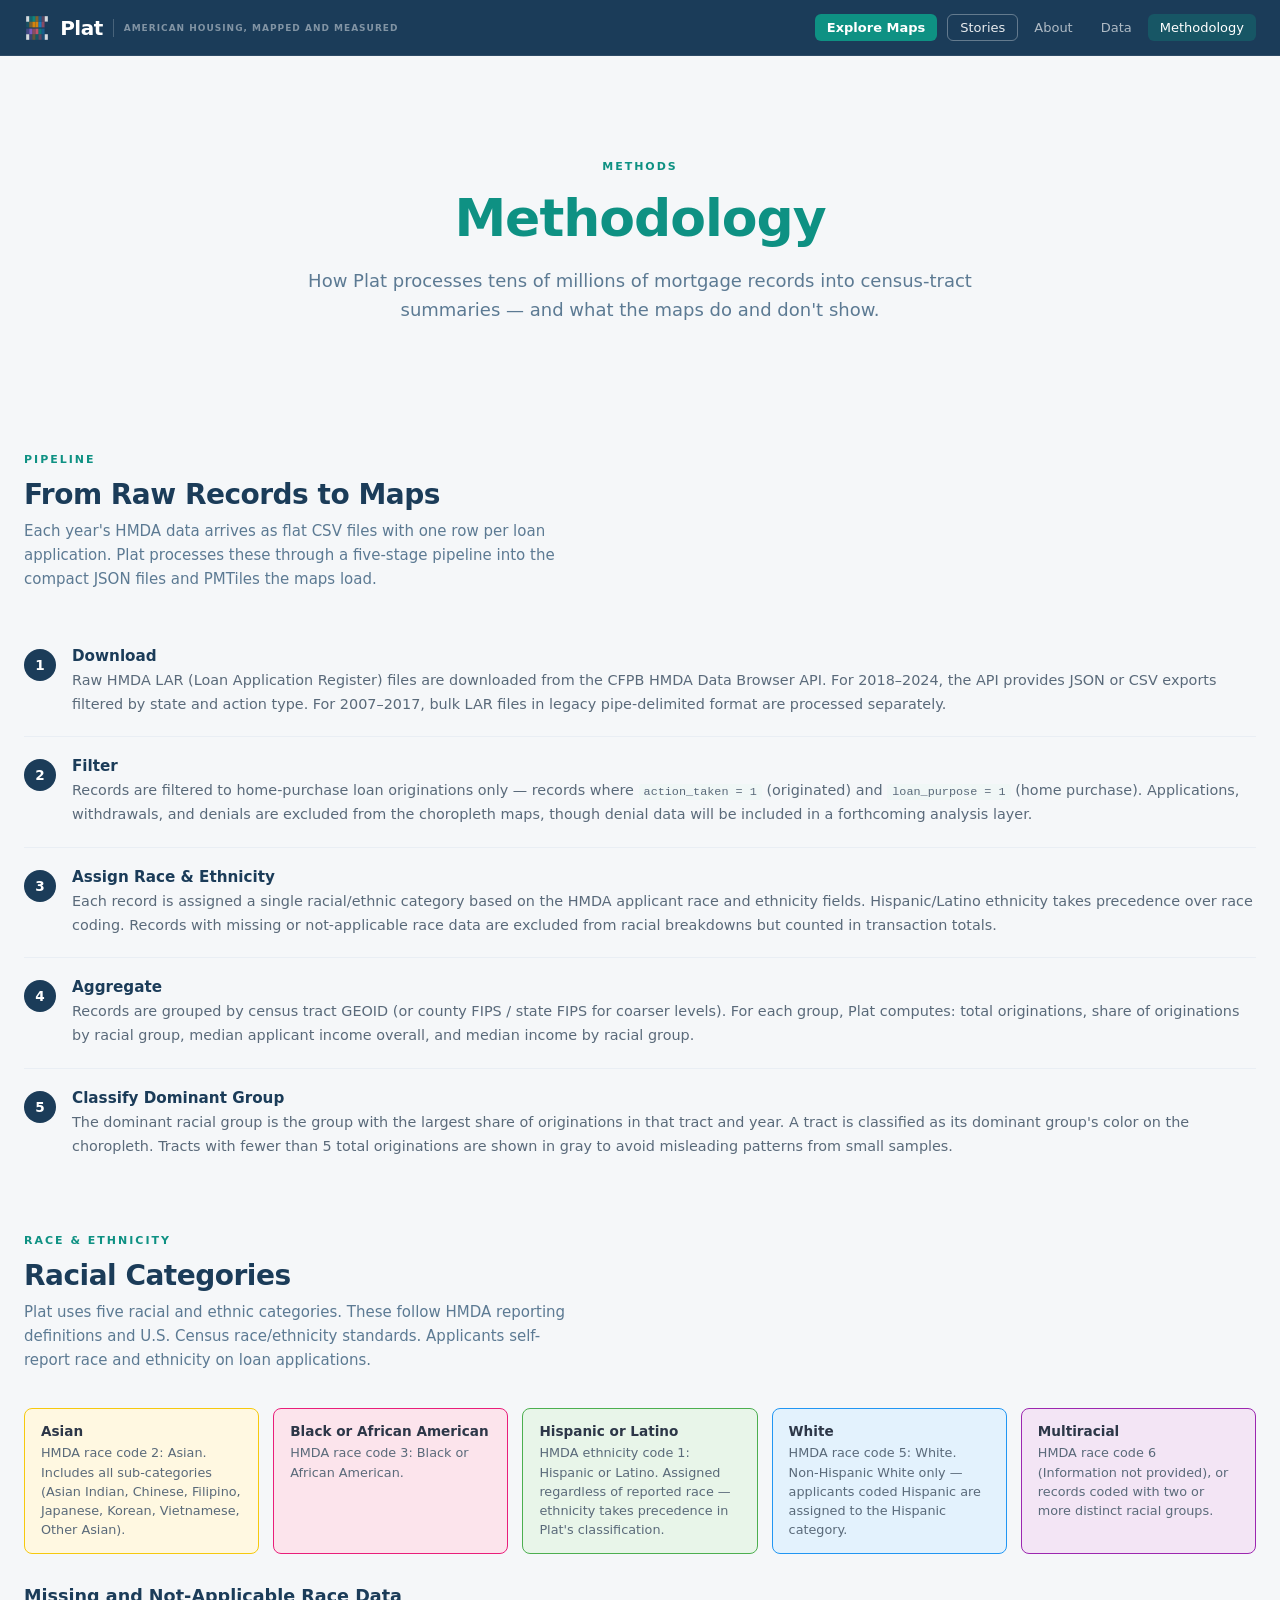
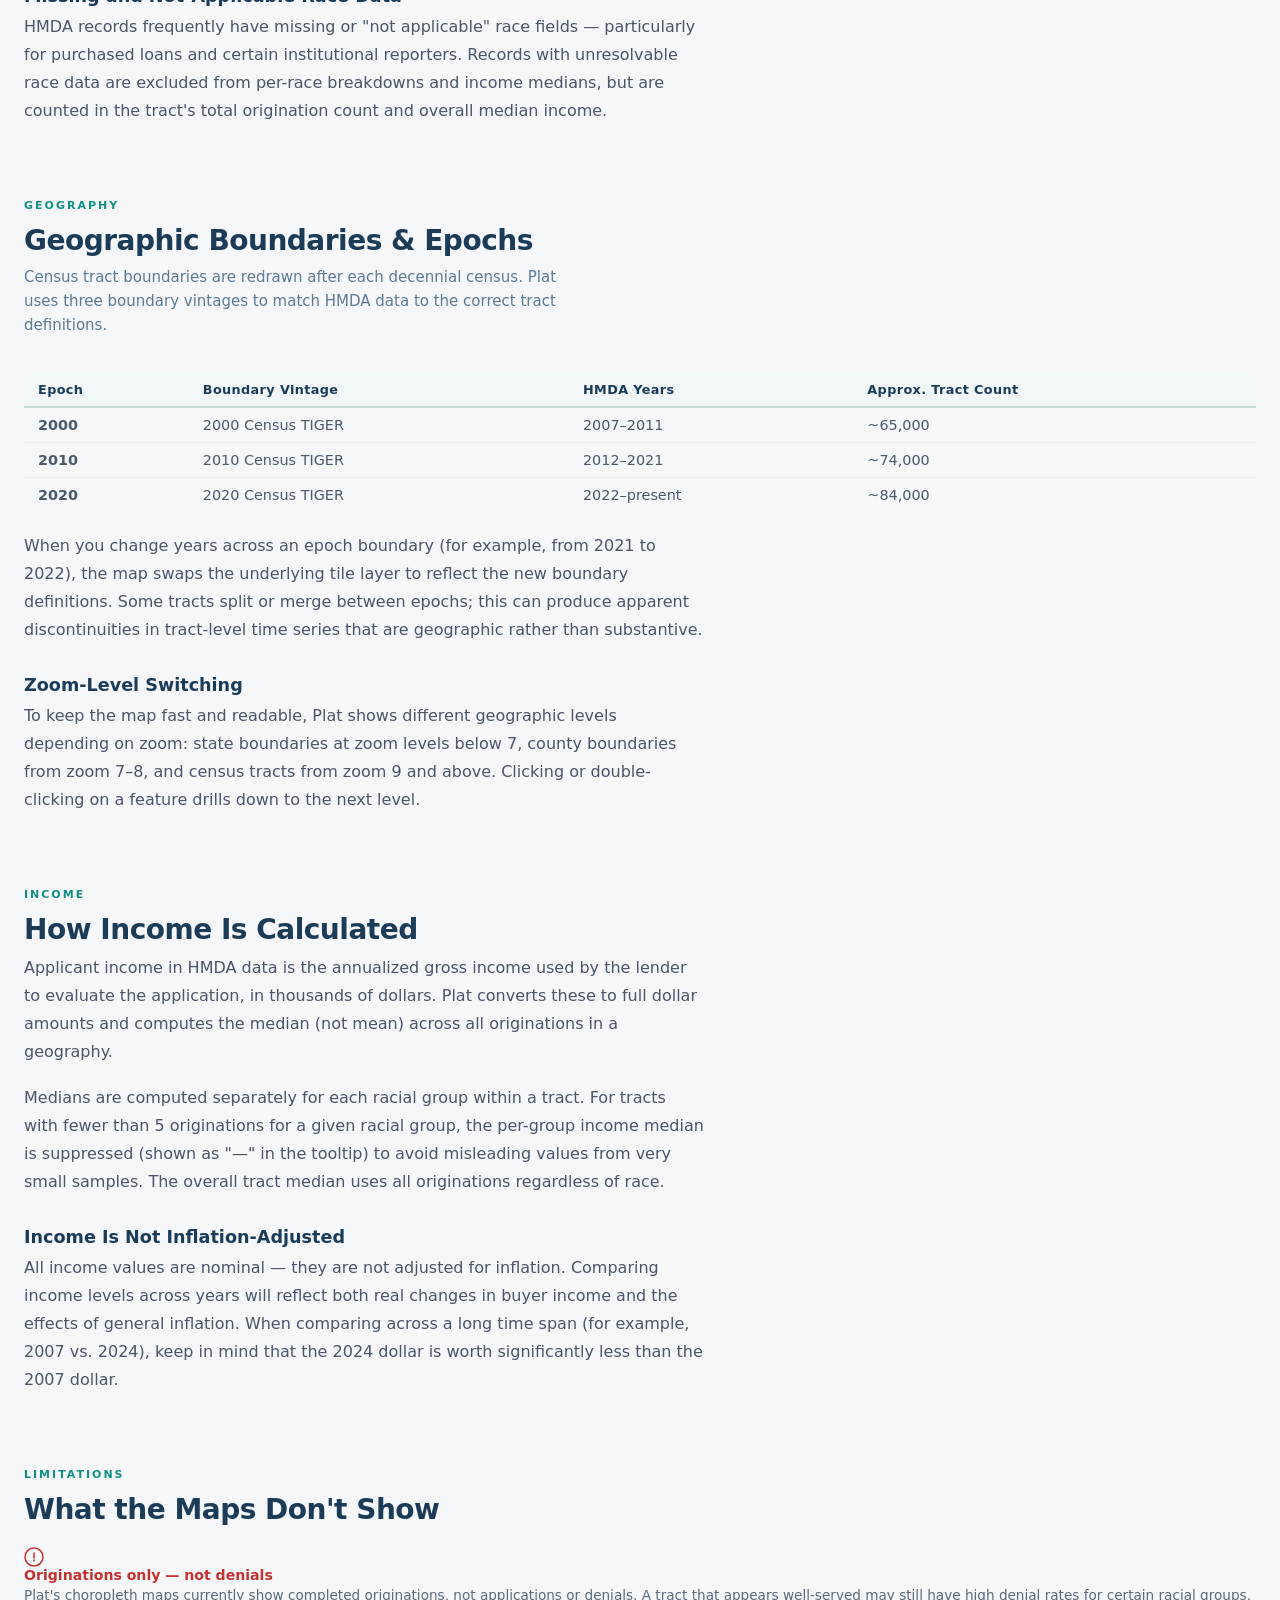
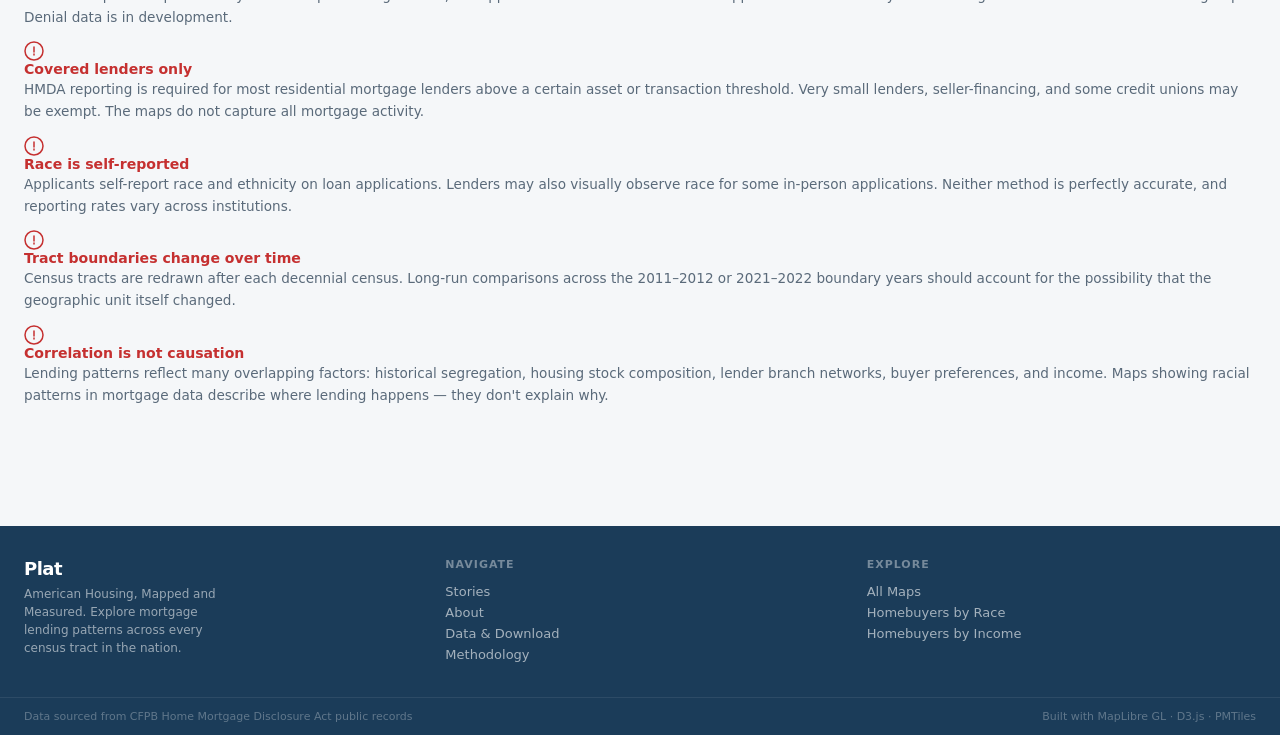
<file: methodology.html>
<!DOCTYPE html>
<html lang="en">
<head>
  <meta charset="utf-8">
  <title>Methodology · Plat</title>
  <meta name="viewport" content="width=device-width, initial-scale=1">
  <link rel="stylesheet" href="plat.css">
  <style>
    .prose { max-width: 680px; }
    .prose p { color: var(--text-secondary, #4a5568); line-height: 1.75; margin: 0 0 1.1em; font-size: 1.0rem; }
    .prose h3 { color: var(--navy); font-size: 1.1rem; font-weight: 700; margin: 1.8em 0 0.4em; }
    .prose ul { color: #4a5568; line-height: 1.75; margin: 0 0 1.1em; padding-left: 1.4em; font-size: 1.0rem; }
    .prose ul li { margin-bottom: 0.3em; }
    .step-list { list-style: none; margin: 20px 0 0; padding: 0; counter-reset: steps; display: flex; flex-direction: column; gap: 0; }
    .step-list li { counter-increment: steps; display: flex; gap: 16px; padding: 20px 0; border-bottom: 1px solid #e9eef4; }
    .step-list li:last-child { border-bottom: none; }
    .step-num { flex-shrink: 0; width: 32px; height: 32px; border-radius: 50%; background: var(--navy); color: #fff; font-weight: 700; font-size: 0.85rem; display: flex; align-items: center; justify-content: center; margin-top: 2px; }
    .step-body { flex: 1; }
    .step-title { font-weight: 700; color: var(--navy); font-size: 0.95rem; margin-bottom: 4px; }
    .step-desc { color: #5a6a7a; font-size: 0.9rem; line-height: 1.65; }
    .race-grid { display: grid; grid-template-columns: repeat(auto-fill, minmax(200px, 1fr)); gap: 14px; margin-top: 20px; }
    .race-chip { border-radius: 8px; padding: 14px 16px; border: 1px solid; }
    .race-chip.asian   { background: #fff8e1; border-color: #f6c90e; }
    .race-chip.black   { background: #fce4ec; border-color: #e91e7a; }
    .race-chip.hispanic { background: #e8f5e9; border-color: #4caf50; }
    .race-chip.white   { background: #e3f2fd; border-color: #2196f3; }
    .race-chip.multi   { background: #f3e5f5; border-color: #9c27b0; }
    .race-chip h5 { margin: 0 0 4px; font-size: 0.85rem; font-weight: 700; color: #2d3748; }
    .race-chip p { margin: 0; font-size: 0.8rem; color: #5a6a7a; line-height: 1.5; }
    .limit-list { list-style: none; padding: 0; margin: 20px 0 0; display: flex; flex-direction: column; gap: 12px; }
    .limit-item { display: flex; gap: 12px; align-items: flex-start; background: #fff8f8; border: 1px solid #fed7d7; border-radius: 8px; padding: 14px 16px; }
    .limit-icon { flex-shrink: 0; width: 20px; height: 20px; margin-top: 1px; }
    .limit-body { }
    .limit-title { font-weight: 700; color: #c53030; font-size: 0.88rem; margin-bottom: 2px; }
    .limit-desc { color: #5a6a7a; font-size: 0.85rem; line-height: 1.6; }
    .epoch-table { width: 100%; border-collapse: collapse; margin-top: 16px; font-size: 0.9rem; }
    .epoch-table th { text-align: left; padding: 9px 14px; background: #f0f7f6; color: var(--navy); font-weight: 600; font-size: 0.8rem; letter-spacing: 0.03em; border-bottom: 2px solid #c3dbd8; }
    .epoch-table td { padding: 9px 14px; border-bottom: 1px solid #e9eef4; color: #4a5a6a; }
    .epoch-table tr:last-child td { border-bottom: none; }
  </style>
</head>
<body>

  <nav id="plat-nav">
    <div class="nav-inner">
      <a href="index.html" class="nav-logo">
        <img class="nav-logo-icon" src="plat-icon-final.svg" alt="Plat icon">
        <span class="nav-wordmark">Plat</span>
        <div class="nav-divider"></div>
        <span class="nav-tagline">American Housing, Mapped and Measured</span>
      </a>
      <div class="nav-links">
        <a href="explore/index.html" class="nav-cta">Explore Maps</a>
        <a href="stories.html" class="nav-stories">Stories</a>
        <a href="about.html">About</a>
        <a href="data.html">Data</a>
        <a href="methodology.html" class="active">Methodology</a>
      </div>
    </div>
  </nav>

  <main class="page-main">

    <section class="hero" style="padding-top: 56px; padding-bottom: 40px">
      <div class="hero-eyebrow">Methods</div>
      <h1><em>Methodology</em></h1>
      <p>How Plat processes tens of millions of mortgage records into census-tract summaries — and what the maps do and don't show.</p>
    </section>

    <div class="section">
      <div class="section-label">Pipeline</div>
      <h2>From Raw Records to Maps</h2>
      <p class="section-sub">Each year's HMDA data arrives as flat CSV files with one row per loan application. Plat processes these through a five-stage pipeline into the compact JSON files and PMTiles the maps load.</p>

      <ol class="step-list">
        <li>
          <div class="step-num">1</div>
          <div class="step-body">
            <div class="step-title">Download</div>
            <div class="step-desc">Raw HMDA LAR (Loan Application Register) files are downloaded from the CFPB HMDA Data Browser API. For 2018–2024, the API provides JSON or CSV exports filtered by state and action type. For 2007–2017, bulk LAR files in legacy pipe-delimited format are processed separately.</div>
          </div>
        </li>
        <li>
          <div class="step-num">2</div>
          <div class="step-body">
            <div class="step-title">Filter</div>
            <div class="step-desc">Records are filtered to home-purchase loan originations only — records where <code style="font-size:0.82em;background:#f0f7f6;padding:1px 5px;border-radius:3px;">action_taken = 1</code> (originated) and <code style="font-size:0.82em;background:#f0f7f6;padding:1px 5px;border-radius:3px;">loan_purpose = 1</code> (home purchase). Applications, withdrawals, and denials are excluded from the choropleth maps, though denial data will be included in a forthcoming analysis layer.</div>
          </div>
        </li>
        <li>
          <div class="step-num">3</div>
          <div class="step-body">
            <div class="step-title">Assign Race &amp; Ethnicity</div>
            <div class="step-desc">Each record is assigned a single racial/ethnic category based on the HMDA applicant race and ethnicity fields. Hispanic/Latino ethnicity takes precedence over race coding. Records with missing or not-applicable race data are excluded from racial breakdowns but counted in transaction totals.</div>
          </div>
        </li>
        <li>
          <div class="step-num">4</div>
          <div class="step-body">
            <div class="step-title">Aggregate</div>
            <div class="step-desc">Records are grouped by census tract GEOID (or county FIPS / state FIPS for coarser levels). For each group, Plat computes: total originations, share of originations by racial group, median applicant income overall, and median income by racial group.</div>
          </div>
        </li>
        <li>
          <div class="step-num">5</div>
          <div class="step-body">
            <div class="step-title">Classify Dominant Group</div>
            <div class="step-desc">The dominant racial group is the group with the largest share of originations in that tract and year. A tract is classified as its dominant group's color on the choropleth. Tracts with fewer than 5 total originations are shown in gray to avoid misleading patterns from small samples.</div>
          </div>
        </li>
      </ol>
    </div>

    <div class="section" style="padding-top: 0">
      <div class="section-label">Race &amp; Ethnicity</div>
      <h2>Racial Categories</h2>
      <p class="section-sub">Plat uses five racial and ethnic categories. These follow HMDA reporting definitions and U.S. Census race/ethnicity standards. Applicants self-report race and ethnicity on loan applications.</p>

      <div class="race-grid">
        <div class="race-chip asian">
          <h5>Asian</h5>
          <p>HMDA race code 2: Asian. Includes all sub-categories (Asian Indian, Chinese, Filipino, Japanese, Korean, Vietnamese, Other Asian).</p>
        </div>
        <div class="race-chip black">
          <h5>Black or African American</h5>
          <p>HMDA race code 3: Black or African American.</p>
        </div>
        <div class="race-chip hispanic">
          <h5>Hispanic or Latino</h5>
          <p>HMDA ethnicity code 1: Hispanic or Latino. Assigned regardless of reported race — ethnicity takes precedence in Plat's classification.</p>
        </div>
        <div class="race-chip white">
          <h5>White</h5>
          <p>HMDA race code 5: White. Non-Hispanic White only — applicants coded Hispanic are assigned to the Hispanic category.</p>
        </div>
        <div class="race-chip multi">
          <h5>Multiracial</h5>
          <p>HMDA race code 6 (Information not provided), or records coded with two or more distinct racial groups.</p>
        </div>
      </div>

      <div class="prose" style="margin-top: 24px">
        <h3>Missing and Not-Applicable Race Data</h3>
        <p>HMDA records frequently have missing or "not applicable" race fields — particularly for purchased loans and certain institutional reporters. Records with unresolvable race data are excluded from per-race breakdowns and income medians, but are counted in the tract's total origination count and overall median income.</p>
      </div>
    </div>

    <div class="section" style="padding-top: 0">
      <div class="section-label">Geography</div>
      <h2>Geographic Boundaries &amp; Epochs</h2>
      <p class="section-sub">Census tract boundaries are redrawn after each decennial census. Plat uses three boundary vintages to match HMDA data to the correct tract definitions.</p>

      <table class="epoch-table">
        <thead>
          <tr>
            <th>Epoch</th>
            <th>Boundary Vintage</th>
            <th>HMDA Years</th>
            <th>Approx. Tract Count</th>
          </tr>
        </thead>
        <tbody>
          <tr>
            <td><strong>2000</strong></td>
            <td>2000 Census TIGER</td>
            <td>2007–2011</td>
            <td>~65,000</td>
          </tr>
          <tr>
            <td><strong>2010</strong></td>
            <td>2010 Census TIGER</td>
            <td>2012–2021</td>
            <td>~74,000</td>
          </tr>
          <tr>
            <td><strong>2020</strong></td>
            <td>2020 Census TIGER</td>
            <td>2022–present</td>
            <td>~84,000</td>
          </tr>
        </tbody>
      </table>

      <div class="prose" style="margin-top: 20px">
        <p>When you change years across an epoch boundary (for example, from 2021 to 2022), the map swaps the underlying tile layer to reflect the new boundary definitions. Some tracts split or merge between epochs; this can produce apparent discontinuities in tract-level time series that are geographic rather than substantive.</p>
        <h3>Zoom-Level Switching</h3>
        <p>To keep the map fast and readable, Plat shows different geographic levels depending on zoom: state boundaries at zoom levels below 7, county boundaries from zoom 7–8, and census tracts from zoom 9 and above. Clicking or double-clicking on a feature drills down to the next level.</p>
      </div>
    </div>

    <div class="section" style="padding-top: 0">
      <div class="section-label">Income</div>
      <h2>How Income Is Calculated</h2>
      <div class="prose">
        <p>Applicant income in HMDA data is the annualized gross income used by the lender to evaluate the application, in thousands of dollars. Plat converts these to full dollar amounts and computes the median (not mean) across all originations in a geography.</p>
        <p>Medians are computed separately for each racial group within a tract. For tracts with fewer than 5 originations for a given racial group, the per-group income median is suppressed (shown as "—" in the tooltip) to avoid misleading values from very small samples. The overall tract median uses all originations regardless of race.</p>
        <h3>Income Is Not Inflation-Adjusted</h3>
        <p>All income values are nominal — they are not adjusted for inflation. Comparing income levels across years will reflect both real changes in buyer income and the effects of general inflation. When comparing across a long time span (for example, 2007 vs. 2024), keep in mind that the 2024 dollar is worth significantly less than the 2007 dollar.</p>
      </div>
    </div>

    <div class="section" style="padding-top: 0">
      <div class="section-label">Limitations</div>
      <h2>What the Maps Don't Show</h2>

      <ul class="limit-list">
        <li>
          <svg class="limit-icon" viewBox="0 0 20 20" fill="none"><circle cx="10" cy="10" r="9" stroke="#c53030" stroke-width="1.5"/><path d="M10 6v5M10 13v1" stroke="#c53030" stroke-width="1.5" stroke-linecap="round"/></svg>
          <div class="limit-body">
            <div class="limit-title">Originations only — not denials</div>
            <div class="limit-desc">Plat's choropleth maps currently show completed originations, not applications or denials. A tract that appears well-served may still have high denial rates for certain racial groups. Denial data is in development.</div>
          </div>
        </li>
        <li>
          <svg class="limit-icon" viewBox="0 0 20 20" fill="none"><circle cx="10" cy="10" r="9" stroke="#c53030" stroke-width="1.5"/><path d="M10 6v5M10 13v1" stroke="#c53030" stroke-width="1.5" stroke-linecap="round"/></svg>
          <div class="limit-body">
            <div class="limit-title">Covered lenders only</div>
            <div class="limit-desc">HMDA reporting is required for most residential mortgage lenders above a certain asset or transaction threshold. Very small lenders, seller-financing, and some credit unions may be exempt. The maps do not capture all mortgage activity.</div>
          </div>
        </li>
        <li>
          <svg class="limit-icon" viewBox="0 0 20 20" fill="none"><circle cx="10" cy="10" r="9" stroke="#c53030" stroke-width="1.5"/><path d="M10 6v5M10 13v1" stroke="#c53030" stroke-width="1.5" stroke-linecap="round"/></svg>
          <div class="limit-body">
            <div class="limit-title">Race is self-reported</div>
            <div class="limit-desc">Applicants self-report race and ethnicity on loan applications. Lenders may also visually observe race for some in-person applications. Neither method is perfectly accurate, and reporting rates vary across institutions.</div>
          </div>
        </li>
        <li>
          <svg class="limit-icon" viewBox="0 0 20 20" fill="none"><circle cx="10" cy="10" r="9" stroke="#c53030" stroke-width="1.5"/><path d="M10 6v5M10 13v1" stroke="#c53030" stroke-width="1.5" stroke-linecap="round"/></svg>
          <div class="limit-body">
            <div class="limit-title">Tract boundaries change over time</div>
            <div class="limit-desc">Census tracts are redrawn after each decennial census. Long-run comparisons across the 2011–2012 or 2021–2022 boundary years should account for the possibility that the geographic unit itself changed.</div>
          </div>
        </li>
        <li>
          <svg class="limit-icon" viewBox="0 0 20 20" fill="none"><circle cx="10" cy="10" r="9" stroke="#c53030" stroke-width="1.5"/><path d="M10 6v5M10 13v1" stroke="#c53030" stroke-width="1.5" stroke-linecap="round"/></svg>
          <div class="limit-body">
            <div class="limit-title">Correlation is not causation</div>
            <div class="limit-desc">Lending patterns reflect many overlapping factors: historical segregation, housing stock composition, lender branch networks, buyer preferences, and income. Maps showing racial patterns in mortgage data describe where lending happens — they don't explain why.</div>
          </div>
        </li>
      </ul>
    </div>

  </main>

  <footer id="plat-footer">
    <div class="footer-inner">
      <div class="footer-brand">
        <div class="footer-wordmark">Plat</div>
        <p>American Housing, Mapped and Measured. Explore mortgage lending patterns across every census tract in the nation.</p>
      </div>
      <div class="footer-col">
        <h4>Navigate</h4>
        <a href="stories.html">Stories</a>
        <a href="about.html">About</a>
        <a href="data.html">Data &amp; Download</a>
        <a href="methodology.html">Methodology</a>
      </div>
      <div class="footer-col">
        <h4>Explore</h4>
        <a href="explore/index.html">All Maps</a>
        <a href="explore/national.html">Homebuyers by Race</a>
        <a href="explore/income.html">Homebuyers by Income</a>
      </div>
    </div>
    <div class="footer-bottom">
      <span>Data sourced from CFPB Home Mortgage Disclosure Act public records</span>
      <span>Built with MapLibre GL · D3.js · PMTiles</span>
    </div>
  </footer>

</body>
</html>
</file>
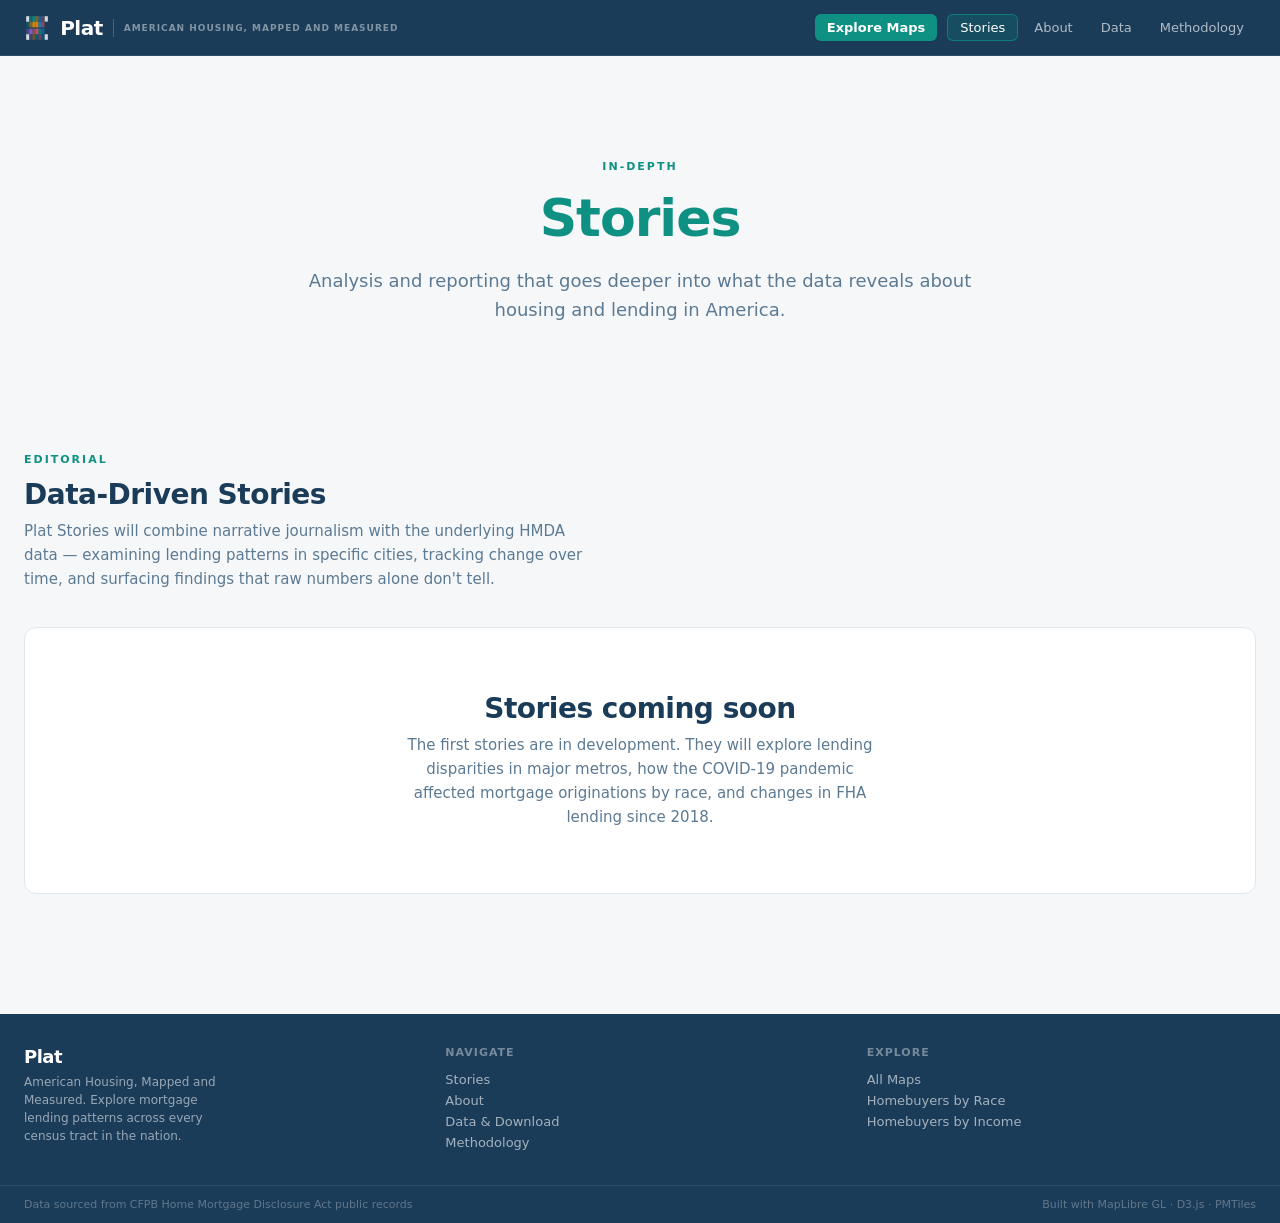
<file: stories.html>
<!DOCTYPE html>
<html lang="en">
<head>
  <meta charset="utf-8">
  <title>Stories · Plat</title>
  <meta name="viewport" content="width=device-width, initial-scale=1">
  <link rel="stylesheet" href="plat.css">
</head>
<body>

  <nav id="plat-nav">
    <div class="nav-inner">
      <a href="index.html" class="nav-logo">
        <img class="nav-logo-icon" src="plat-icon-final.svg" alt="Plat icon">
        <span class="nav-wordmark">Plat</span>
        <div class="nav-divider"></div>
        <span class="nav-tagline">American Housing, Mapped and Measured</span>
      </a>
      <div class="nav-links">
        <a href="explore/index.html" class="nav-cta">Explore Maps</a>
        <a href="stories.html" class="nav-stories active">Stories</a>
        <a href="about.html">About</a>
        <a href="data.html">Data</a>
        <a href="methodology.html">Methodology</a>
      </div>
    </div>
  </nav>

  <main class="page-main">

    <section class="hero" style="padding-top: 56px; padding-bottom: 40px">
      <div class="hero-eyebrow">In-Depth</div>
      <h1><em>Stories</em></h1>
      <p>Analysis and reporting that goes deeper into what the data reveals about housing and lending in America.</p>
    </section>

    <div class="section">
      <div class="section-label">Editorial</div>
      <h2>Data-Driven Stories</h2>
      <p class="section-sub">Plat Stories will combine narrative journalism with the underlying HMDA data — examining lending patterns in specific cities, tracking change over time, and surfacing findings that raw numbers alone don't tell.</p>

      <div class="placeholder-banner">
        <h2>Stories coming soon</h2>
        <p>The first stories are in development. They will explore lending disparities in major metros, how the COVID-19 pandemic affected mortgage originations by race, and changes in FHA lending since 2018.</p>
      </div>
    </div>

  </main>

  <footer id="plat-footer">
    <div class="footer-inner">
      <div class="footer-brand">
        <div class="footer-wordmark">Plat</div>
        <p>American Housing, Mapped and Measured. Explore mortgage lending patterns across every census tract in the nation.</p>
      </div>
      <div class="footer-col">
        <h4>Navigate</h4>
        <a href="stories.html">Stories</a>
        <a href="about.html">About</a>
        <a href="data.html">Data &amp; Download</a>
        <a href="methodology.html">Methodology</a>
      </div>
      <div class="footer-col">
        <h4>Explore</h4>
        <a href="explore/index.html">All Maps</a>
        <a href="explore/national.html">Homebuyers by Race</a>
        <a href="explore/income.html">Homebuyers by Income</a>
      </div>
    </div>
    <div class="footer-bottom">
      <span>Data sourced from CFPB Home Mortgage Disclosure Act public records</span>
      <span>Built with MapLibre GL · D3.js · PMTiles</span>
    </div>
  </footer>

</body>
</html>
</file>
<file: plat.css>
/* ============================================================
   Plat – Shared Site Styles
   American Housing, Mapped and Measured
   ============================================================ */

/* ── Variables ──────────────────────────────────────────── */
:root {
  --navy:   #1B3C59;
  --teal:   #0E9183;
  --amber:  #D4840C;
  --steel:  #1A7BBD;
  --violet: #7C5CBF;
  --rose:   #C2546A;
  --bg:     #F5F7F9;
  --surface:#FFFFFF;
  --border: #E2E7EC;
  --text:   #1B3C59;
  --muted:  #5C7A93;
  --nav-h:  56px;
  --font:   'Montserrat', system-ui, -apple-system, sans-serif;
}

/* ── Reset ──────────────────────────────────────────────── */
*, *::before, *::after { box-sizing: border-box; margin: 0; padding: 0; }
html { font-size: 16px; -webkit-text-size-adjust: 100%; }
body {
  font-family: var(--font);
  background: var(--bg);
  color: var(--text);
  min-height: 100vh;
  display: flex;
  flex-direction: column;
}
a { color: inherit; text-decoration: none; }
img, svg { display: block; }

/* ── Font import ────────────────────────────────────────── */
@import url('https://fonts.googleapis.com/css2?family=Montserrat:wght@400;500;600;700&display=swap');

/* ============================================================
   NAVIGATION
   ============================================================ */
#plat-nav {
  position: sticky;
  top: 0;
  z-index: 1000;
  height: var(--nav-h);
  background: var(--navy);
  border-bottom: 1px solid rgba(255,255,255,0.08);
  flex-shrink: 0;
}
.nav-inner {
  max-width: 1320px;
  margin: 0 auto;
  height: 100%;
  padding: 0 24px;
  display: flex;
  align-items: center;
  justify-content: space-between;
  gap: 32px;
}

/* Logo */
.nav-logo {
  display: flex;
  align-items: center;
  gap: 10px;
  flex-shrink: 0;
  opacity: 1;
  transition: opacity 150ms;
}
.nav-logo:hover { opacity: 0.85; }
.nav-logo-icon {
  width: auto;
  height: 28px;
  flex-shrink: 0;
}
.nav-wordmark {
  font-family: var(--font);
  font-size: 20px;
  font-weight: 700;
  color: #ffffff;
  letter-spacing: -0.5px;
  line-height: 1;
}
.nav-divider {
  width: 1px;
  height: 18px;
  background: rgba(255,255,255,0.2);
}
.nav-tagline {
  font-size: 9px;
  font-weight: 600;
  color: rgba(255,255,255,0.45);
  letter-spacing: 1px;
  text-transform: uppercase;
}

/* Links */
.nav-links {
  display: flex;
  align-items: center;
  gap: 4px;
}
.nav-links a {
  font-size: 13px;
  font-weight: 400;
  color: rgba(255,255,255,0.65);
  padding: 6px 12px;
  border-radius: 6px;
  transition: color 150ms, background 150ms;
  white-space: nowrap;
}
.nav-links a:hover {
  color: #ffffff;
  background: rgba(255,255,255,0.08);
}
.nav-links a.active {
  color: #ffffff;
  background: rgba(14,145,131,0.30);
}
.nav-links a.nav-cta {
  background: var(--teal);
  color: #ffffff;
  font-weight: 600;
  margin-right: 6px;
}
.nav-links a.nav-cta:hover { background: #0a7a6d; }
.nav-links a.nav-stories {
  border: 1.5px solid rgba(255,255,255,0.32);
  color: rgba(255,255,255,0.90);
  font-weight: 500;
  padding: 5px 12px;
}
.nav-links a.nav-stories:hover {
  border-color: rgba(255,255,255,0.6);
  background: rgba(255,255,255,0.08);
  color: #ffffff;
}
.nav-links a.nav-stories.active {
  border-color: rgba(14,145,131,0.7);
  background: rgba(14,145,131,0.20);
  color: #ffffff;
}

/* ============================================================
   FOOTER
   ============================================================ */
#plat-footer {
  margin-top: auto;
  background: var(--navy);
  color: rgba(255,255,255,0.55);
  font-size: 12px;
}
.footer-inner {
  max-width: 1320px;
  margin: 0 auto;
  padding: 32px 24px;
  display: grid;
  grid-template-columns: 1fr 1fr 1fr;
  gap: 32px;
}
.footer-brand .footer-wordmark {
  font-size: 18px;
  font-weight: 700;
  color: #ffffff;
  letter-spacing: -0.5px;
  margin-bottom: 6px;
}
.footer-brand p { line-height: 1.5; max-width: 220px; }
.footer-col h4 {
  font-size: 11px;
  font-weight: 600;
  color: rgba(255,255,255,0.40);
  letter-spacing: 1px;
  text-transform: uppercase;
  margin-bottom: 10px;
}
.footer-col a {
  display: block;
  color: rgba(255,255,255,0.60);
  font-size: 13px;
  padding: 3px 0;
  transition: color 150ms;
}
.footer-col a:hover { color: #ffffff; }
.footer-bottom {
  max-width: 1320px;
  margin: 0 auto;
  padding: 12px 24px;
  border-top: 1px solid rgba(255,255,255,0.08);
  display: flex;
  justify-content: space-between;
  align-items: center;
  font-size: 11px;
  color: rgba(255,255,255,0.30);
}

/* ============================================================
   PAGE SHELL (for non-dashboard pages)
   ============================================================ */
.page-main {
  flex: 1;
  max-width: 1320px;
  margin: 0 auto;
  width: 100%;
  padding: 48px 24px 64px;
}

/* Hero */
.hero {
  text-align: center;
  padding: 72px 24px 56px;
  max-width: 780px;
  margin: 0 auto;
}
.hero-eyebrow {
  font-size: 11px;
  font-weight: 600;
  letter-spacing: 2px;
  text-transform: uppercase;
  color: var(--teal);
  margin-bottom: 16px;
}
.hero h1 {
  font-size: clamp(32px, 5vw, 52px);
  font-weight: 700;
  line-height: 1.12;
  color: var(--navy);
  letter-spacing: -1px;
  margin-bottom: 20px;
}
.hero h1 em {
  font-style: normal;
  color: var(--teal);
}
.hero p {
  font-size: 18px;
  font-weight: 400;
  color: var(--muted);
  line-height: 1.6;
  margin-bottom: 32px;
}
.btn {
  display: inline-flex;
  align-items: center;
  gap: 8px;
  font-family: var(--font);
  font-size: 14px;
  font-weight: 600;
  padding: 12px 24px;
  border-radius: 8px;
  cursor: pointer;
  transition: all 150ms;
  border: none;
  text-decoration: none;
}
.btn-primary { background: var(--teal); color: #fff; }
.btn-primary:hover { background: #0a7a6d; }
.btn-outline { background: transparent; color: var(--navy); border: 1.5px solid var(--border); }
.btn-outline:hover { background: var(--surface); border-color: var(--navy); }
.btn-group { display: flex; gap: 12px; justify-content: center; flex-wrap: wrap; }

/* Section */
.section { padding: 56px 0; }
.section-label {
  font-size: 11px;
  font-weight: 600;
  letter-spacing: 2px;
  text-transform: uppercase;
  color: var(--teal);
  margin-bottom: 12px;
}
.section h2 {
  font-size: 28px;
  font-weight: 700;
  color: var(--navy);
  letter-spacing: -0.5px;
  margin-bottom: 8px;
}
.section-sub {
  font-size: 15px;
  color: var(--muted);
  line-height: 1.6;
  max-width: 560px;
  margin-bottom: 36px;
}

/* Cards */
.card-grid {
  display: grid;
  grid-template-columns: repeat(auto-fill, minmax(280px, 1fr));
  gap: 20px;
}
.card {
  background: var(--surface);
  border: 1px solid var(--border);
  border-radius: 12px;
  overflow: hidden;
  transition: box-shadow 200ms, transform 200ms;
}
.card:hover {
  box-shadow: 0 8px 24px rgba(27,60,89,0.10);
  transform: translateY(-2px);
}
.card-thumb {
  height: 160px;
  background: linear-gradient(135deg, var(--navy) 0%, #2a5278 100%);
  position: relative;
  overflow: hidden;
}
.card-thumb-map {
  background: linear-gradient(160deg, #d0e8e6 0%, #a8d4d1 40%, #7bbfbb 100%);
}
.card-body { padding: 20px; }
.card-tag {
  font-size: 10px;
  font-weight: 600;
  letter-spacing: 1.2px;
  text-transform: uppercase;
  color: var(--teal);
  margin-bottom: 6px;
}
.card h3 {
  font-size: 16px;
  font-weight: 700;
  color: var(--navy);
  margin-bottom: 6px;
}
.card p {
  font-size: 13px;
  color: var(--muted);
  line-height: 1.5;
}
.card-footer {
  padding: 12px 20px;
  border-top: 1px solid var(--border);
  display: flex;
  align-items: center;
  justify-content: space-between;
  font-size: 12px;
  color: var(--muted);
}
.card-status {
  display: inline-flex;
  align-items: center;
  gap: 5px;
  font-size: 11px;
  font-weight: 600;
}
.status-dot {
  width: 6px;
  height: 6px;
  border-radius: 50%;
}
.status-live .status-dot { background: #2ea843; }
.status-live { color: #2ea843; }
.status-soon .status-dot { background: var(--amber); }
.status-soon { color: var(--amber); }

/* Stats row */
.stats-row {
  display: grid;
  grid-template-columns: repeat(auto-fit, minmax(160px, 1fr));
  gap: 1px;
  background: var(--border);
  border: 1px solid var(--border);
  border-radius: 12px;
  overflow: hidden;
  margin: 40px 0;
}
.stat-cell {
  background: var(--surface);
  padding: 24px 28px;
  text-align: center;
}
.stat-val {
  font-size: 32px;
  font-weight: 700;
  color: var(--navy);
  letter-spacing: -1px;
  line-height: 1;
  margin-bottom: 4px;
}
.stat-val span { color: var(--teal); }
.stat-label { font-size: 12px; color: var(--muted); font-weight: 500; }

/* Placeholder content */
.placeholder-banner {
  background: var(--surface);
  border: 1px solid var(--border);
  border-radius: 12px;
  padding: 64px 32px;
  text-align: center;
  color: var(--muted);
}
.placeholder-banner h2 { color: var(--navy); margin-bottom: 8px; }
.placeholder-banner p { font-size: 15px; line-height: 1.6; max-width: 480px; margin: 0 auto; }

/* Secondary resource strip */
.resource-strip { padding-top: 0; padding-bottom: 56px; }
.resource-strip-grid {
  display: grid;
  grid-template-columns: repeat(auto-fit, minmax(240px, 1fr));
  gap: 12px;
}
.resource-item {
  display: flex;
  align-items: center;
  gap: 14px;
  padding: 16px 18px;
  background: var(--surface);
  border: 1px solid var(--border);
  border-radius: 10px;
  transition: box-shadow 150ms, border-color 150ms;
  cursor: pointer;
}
.resource-item:hover {
  box-shadow: 0 4px 12px rgba(27,60,89,0.08);
  border-color: #c5d0db;
}
.resource-icon {
  flex-shrink: 0;
  width: 36px;
  height: 36px;
  border-radius: 8px;
  background: var(--bg);
  display: flex;
  align-items: center;
  justify-content: center;
  color: var(--muted);
}
.resource-item:hover .resource-icon { color: var(--teal); background: #e8f5f3; }
.resource-title {
  font-size: 13px;
  font-weight: 600;
  color: var(--navy);
  margin-bottom: 2px;
}
.resource-desc {
  font-size: 12px;
  color: var(--muted);
  line-height: 1.4;
}
.resource-arrow {
  margin-left: auto;
  flex-shrink: 0;
  font-size: 14px;
  color: var(--muted);
  transition: color 150ms, transform 150ms;
}
.resource-item:hover .resource-arrow { color: var(--teal); transform: translateX(3px); }

/* Full-bleed wrapper for dashboard pages */
body.dashboard-page {
  overflow: hidden;
  height: 100vh;
}
body.dashboard-page #plat-nav { position: relative; }
body.dashboard-page .dashboard-frame {
  flex: 1;
  overflow: hidden;
  display: flex;
  flex-direction: column;
}
</file>
